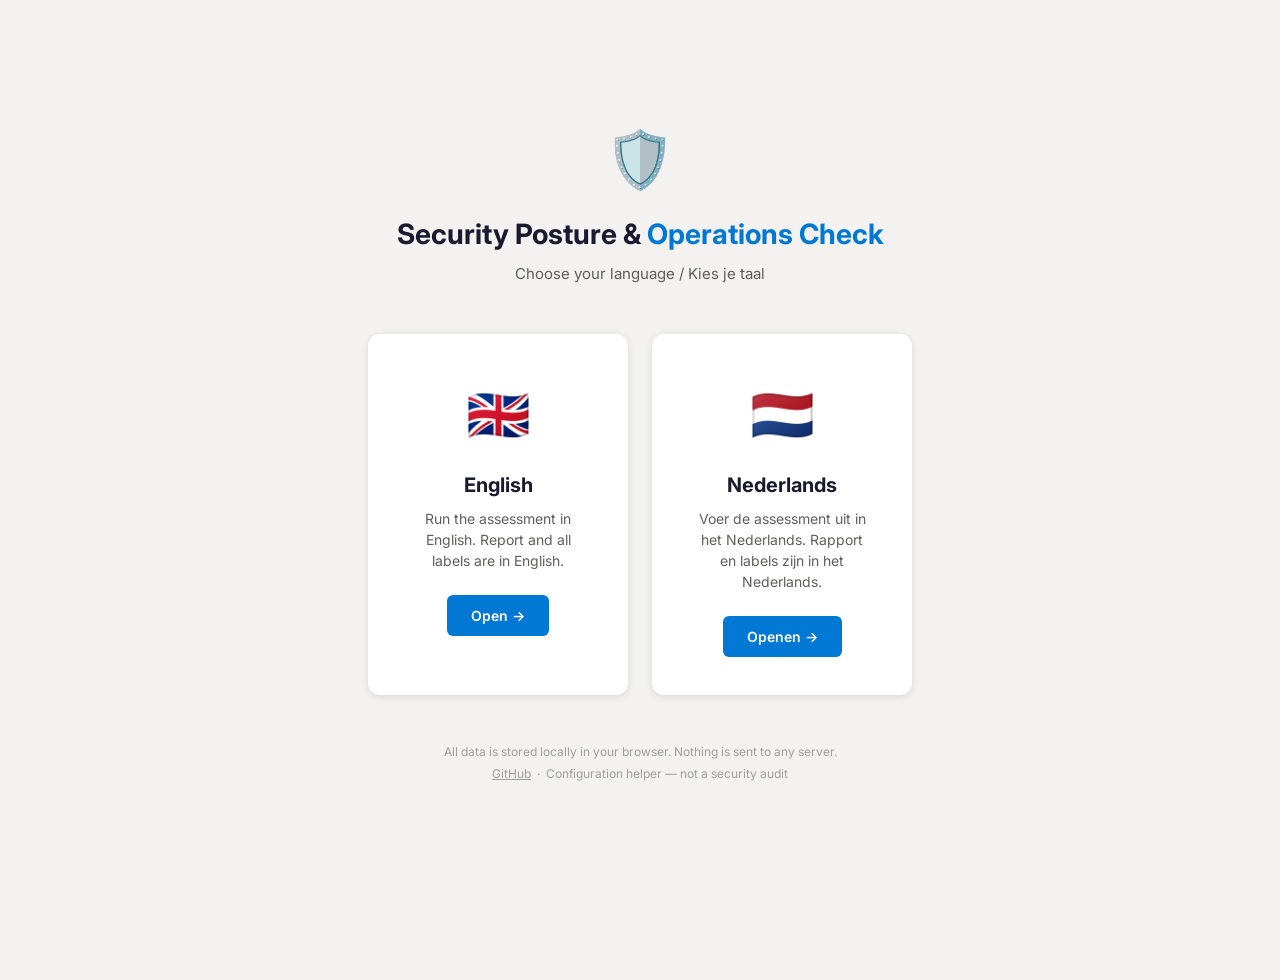
<file: index.html>
<!DOCTYPE html>
<html lang="en">
<head>
    <meta charset="UTF-8">
    <meta name="viewport" content="width=device-width, initial-scale=1.0">
    <title>Security Posture &amp; Operations Check</title>
    <link rel="stylesheet" href="styles.css">
    <link href="https://fonts.googleapis.com/css2?family=Inter:wght@300;400;500;600;700&display=swap" rel="stylesheet">
    <style>
        .lang-page {
            min-height: 100vh;
            display: flex;
            flex-direction: column;
            align-items: center;
            justify-content: center;
            padding: 40px 24px;
            background: var(--bg-light, #f3f2f1);
        }
        .lang-header {
            text-align: center;
            margin-bottom: 48px;
        }
        .lang-header .hero-sun {
            font-size: 56px;
            margin-bottom: 12px;
        }
        .lang-header h1 {
            font-size: 28px;
            font-weight: 700;
            color: #1a1a2e;
            margin: 0 0 8px;
        }
        .lang-header h1 .accent {
            color: #0078d4;
        }
        .lang-header p {
            color: #605e5c;
            font-size: 15px;
            margin: 0;
        }
        .lang-cards {
            display: flex;
            gap: 24px;
            flex-wrap: wrap;
            justify-content: center;
        }
        .lang-card {
            background: #fff;
            border-radius: 12px;
            box-shadow: 0 2px 8px rgba(0,0,0,0.10);
            padding: 40px 40px 36px;
            width: 260px;
            text-align: center;
            text-decoration: none;
            color: inherit;
            border: 2px solid transparent;
            transition: border-color 0.15s, box-shadow 0.15s, transform 0.15s;
            cursor: pointer;
        }
        .lang-card:hover {
            border-color: #0078d4;
            box-shadow: 0 4px 18px rgba(0,120,212,0.18);
            transform: translateY(-3px);
        }
        .lang-card .flag {
            font-size: 52px;
            display: block;
            margin-bottom: 16px;
        }
        .lang-card h2 {
            font-size: 20px;
            font-weight: 700;
            margin: 0 0 8px;
            color: #1a1a2e;
        }
        .lang-card p {
            font-size: 14px;
            color: #605e5c;
            margin: 0 0 24px;
            line-height: 1.5;
        }
        .lang-card .lang-btn {
            display: inline-block;
            background: #0078d4;
            color: #fff;
            font-size: 14px;
            font-weight: 600;
            padding: 10px 24px;
            border-radius: 6px;
            text-decoration: none;
            transition: background 0.15s;
        }
        .lang-card:hover .lang-btn {
            background: #106ebe;
        }
        .lang-footer {
            margin-top: 48px;
            font-size: 12px;
            color: #a19f9d;
            text-align: center;
        }
        .lang-footer a {
            color: #a19f9d;
        }
    </style>
</head>
<body>
    <div class="lang-page">
        <div class="lang-header">
            <div class="hero-sun">🛡️</div>
            <h1>Security Posture &amp; <span class="accent">Operations Check</span></h1>
            <p>Choose your language / Kies je taal</p>
        </div>

        <div class="lang-cards">
            <a class="lang-card" href="index-en.html">
                <span class="flag">🇬🇧</span>
                <h2>English</h2>
                <p>Run the assessment in English. Report and all labels are in English.</p>
                <span class="lang-btn">Open →</span>
            </a>
            <a class="lang-card" href="index-nl.html">
                <span class="flag">🇳🇱</span>
                <h2>Nederlands</h2>
                <p>Voer de assessment uit in het Nederlands. Rapport en labels zijn in het Nederlands.</p>
                <span class="lang-btn">Openen →</span>
            </a>
        </div>

        <div class="lang-footer">
            <p>All data is stored locally in your browser. Nothing is sent to any server.</p>
            <p style="margin-top:4px">
                <a href="https://github.com/rbaar/mdc-sentinel-check" target="_blank" rel="noopener noreferrer">GitHub</a>
                &nbsp;·&nbsp;
                Configuration helper — not a security audit
            </p>
        </div>
    </div>
</body>
</html>
</file>
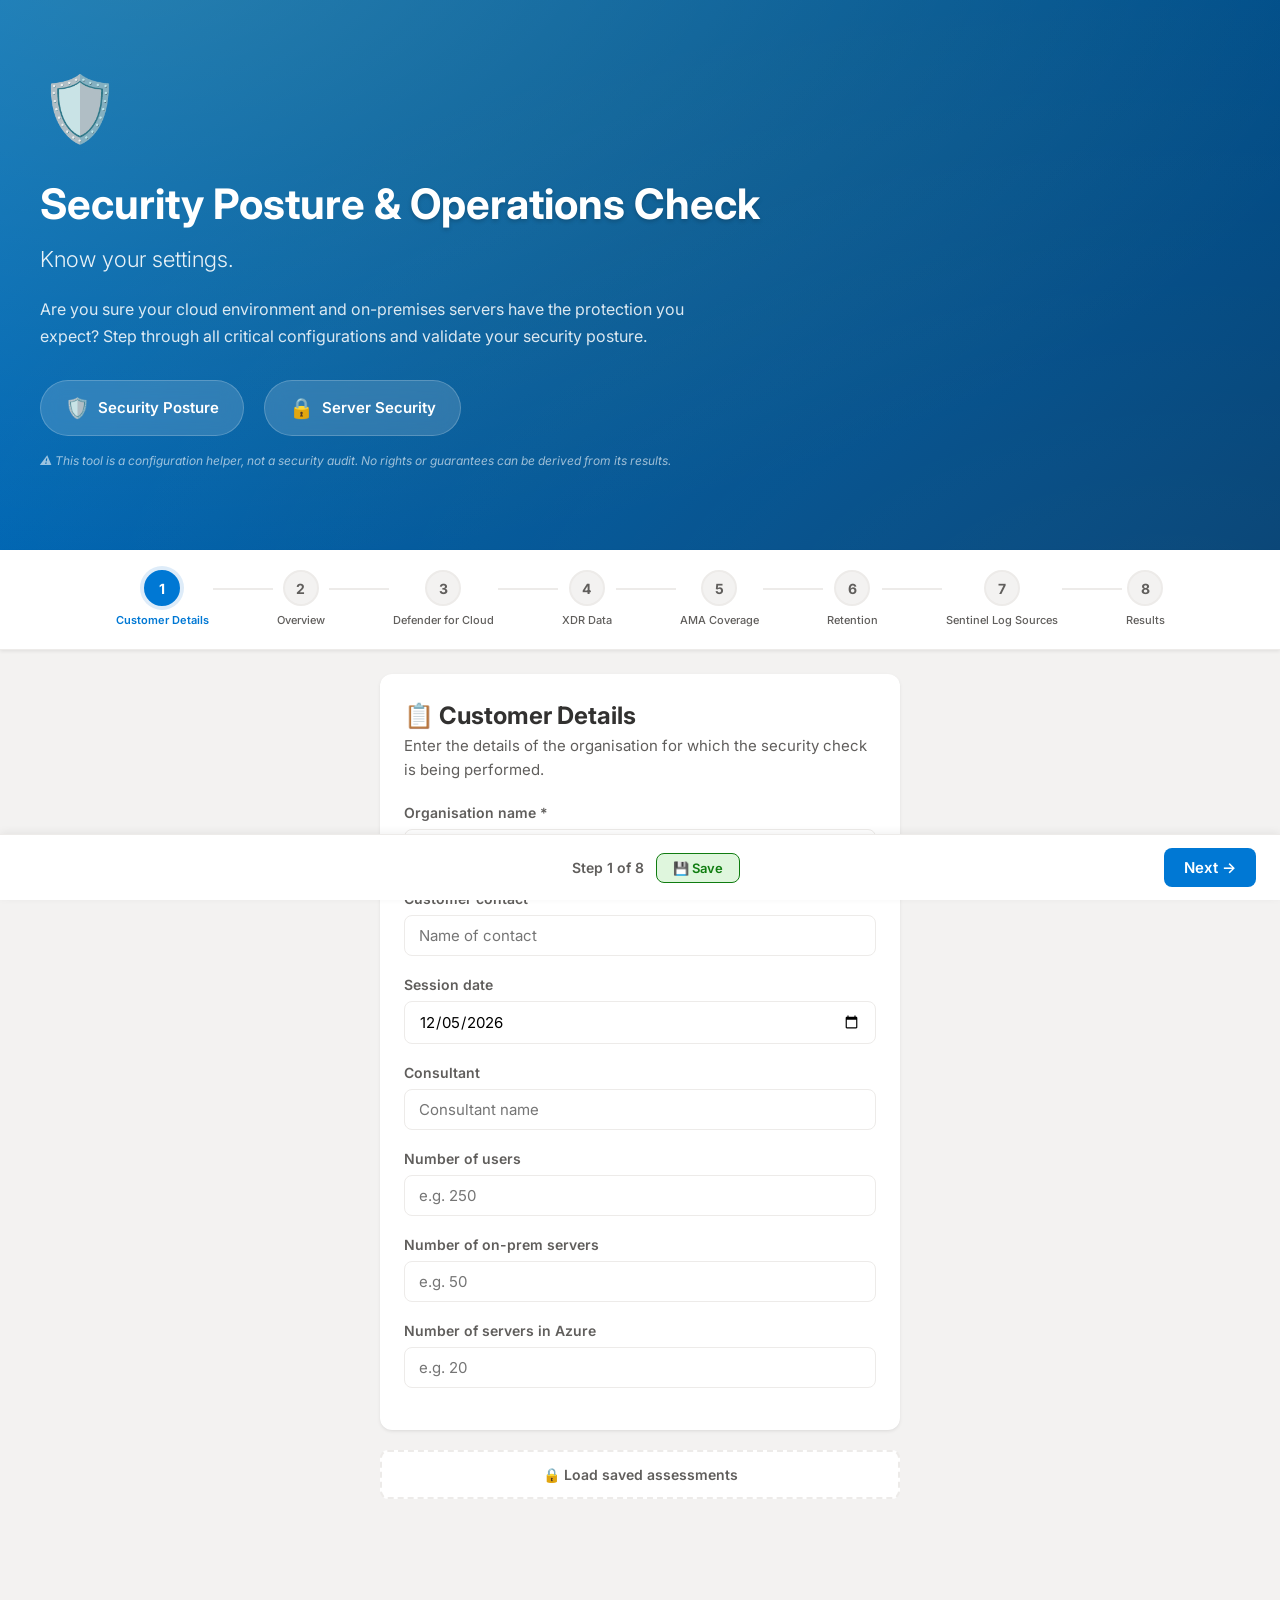
<file: index-en.html>
<!DOCTYPE html>
<html lang="en">
<head>
    <meta charset="UTF-8">
    <meta name="viewport" content="width=device-width, initial-scale=1.0">
    <title>Security Posture &amp; Operations Check</title>
    <link rel="stylesheet" href="styles.css">
    <link href="https://fonts.googleapis.com/css2?family=Segoe+UI:wght@300;400;600;700&family=Inter:wght@300;400;500;600;700&display=swap" rel="stylesheet">
</head>
<body>

    <!-- Hero Banner -->
    <div class="hero">
        <div class="hero-layout">
            <div class="hero-text">
                <div class="hero-sun">🛡️</div>
                <h1>Security Posture &amp; <span class="accent">Operations Check</span></h1>
                <p class="tagline">Know your settings.</p>
                <p class="hero-desc">
                    Are you sure your cloud environment and on-premises servers have the protection 
                    you expect? Step through all critical configurations and validate your security posture.
                </p>
                <div class="hero-badges">
                    <div class="badge"><span class="badge-icon">🛡️</span> Security Posture</div>
                    <div class="badge"><span class="badge-icon">🔒</span> Server Security</div>
                </div>
                <p class="hero-disclaimer">⚠️ This tool is a configuration helper, not a security audit. No rights or guarantees can be derived from its results.</p>
            </div>
        </div>
    </div>

    <!-- Stepper Navigation -->
    <nav class="stepper" id="stepper">
        <div class="stepper-track">
            <div class="step active" data-step="1" onclick="goToStep(1)">
                <div class="step-circle">1</div>
                <div class="step-label">Customer Details</div>
            </div>
            <div class="step-line"></div>
            <div class="step" data-step="2" onclick="goToStep(2)">
                <div class="step-circle">2</div>
                <div class="step-label">Overview</div>
            </div>
            <div class="step-line"></div>
            <div class="step" data-step="3" onclick="goToStep(3)">
                <div class="step-circle">3</div>
                <div class="step-label">Defender for Cloud</div>
            </div>
            <div class="step-line"></div>
            <div class="step" data-step="4" onclick="goToStep(4)">
                <div class="step-circle">4</div>
                <div class="step-label">XDR Data</div>
            </div>
            <div class="step-line"></div>
            <div class="step" data-step="5" onclick="goToStep(5)">
                <div class="step-circle">5</div>
                <div class="step-label">AMA Coverage</div>
            </div>
            <div class="step-line"></div>
            <div class="step" data-step="6" onclick="goToStep(6)">
                <div class="step-circle">6</div>
                <div class="step-label">Retention</div>
            </div>
            <div class="step-line"></div>
            <div class="step" data-step="7" onclick="goToStep(7)">
                <div class="step-circle">7</div>
                <div class="step-label">Sentinel Log Sources</div>
            </div>
            <div class="step-line"></div>
            <div class="step" data-step="8" onclick="goToStep(8)">
                <div class="step-circle">8</div>
                <div class="step-label">Results</div>
            </div>
        </div>
    </nav>

    <!-- Main Content Area -->
    <main class="main-content">

        <!-- Step 1: Customer Details -->
        <section id="step-1" class="step-panel active">
            <div class="step-container narrow">
                <div class="card">
                    <h2>📋 Customer Details</h2>
                    <p class="section-desc">Enter the details of the organisation for which the security check is being performed.</p>
                    <div class="form-group">
                        <label for="customerName">Organisation name *</label>
                        <input type="text" id="customerName" placeholder="Name of the organisation" required>
                    </div>
                    <div class="form-group">
                        <label for="customerContact">Customer contact</label>
                        <input type="text" id="customerContact" placeholder="Name of contact">
                    </div>
                    <div class="form-group">
                        <label for="sessionDate">Session date</label>
                        <input type="date" id="sessionDate">
                    </div>
                    <div class="form-group">
                        <label for="consultant">Consultant</label>
                        <input type="text" id="consultant" placeholder="Consultant name">
                    </div>
                    <div class="form-group">
                        <label for="numUsers">Number of users</label>
                        <input type="number" id="numUsers" placeholder="e.g. 250" min="0">
                    </div>
                    <div class="form-group">
                        <label for="numOnpremServers">Number of on-prem servers</label>
                        <input type="number" id="numOnpremServers" placeholder="e.g. 50" min="0">
                    </div>
                    <div class="form-group">
                        <label for="numAzureServers">Number of servers in Azure</label>
                        <input type="number" id="numAzureServers" placeholder="e.g. 20" min="0">
                    </div>
                </div>

                <!-- Saved Assessments (hidden by default) -->
                <button class="btn btn-secondary btn-consultant-toggle" onclick="toggleSavedPanel()">🔒 Load saved assessments</button>
                <div class="card saved-panel-hidden" id="saved-assessments-card">
                    <div class="saved-panel-header">
                        <h2>📂 Saved assessments</h2>
                        <button class="btn btn-small btn-secondary" onclick="toggleSavedPanel()">Hide</button>
                    </div>
                    <p class="section-desc">Continue with a previously saved assessment, or start a new check.</p>
                    <div id="saved-list" class="saved-list">
                        <p class="saved-empty">No saved assessments found.</p>
                    </div>
                </div>
            </div>
        </section>

        <!-- Step 2: Overview -->
        <section id="step-2" class="step-panel">
            <div class="step-container">
                <div class="card">
                    <h2>📊 Overview</h2>
                    <p class="section-desc">Click on a topic to go directly to that check, or step through the wizard one by one.</p>
                </div>

                <div class="overview-grid">
                    <div class="overview-card" onclick="goToStep(3)">
                        <div class="scope-toggle" data-section="defender" onclick="toggleScope(event, 'defender')" title="Click to change scope"></div>
                        <div class="overview-icon">🛡️</div>
                        <h3>Defender for Cloud</h3>
                        <p>Security coverage, CSPM, workload protection and secure score.</p>
                        <div class="overview-progress" id="overview-progress-defender">
                            <div class="overview-bar"><div class="overview-bar-fill" style="width:0%"></div></div>
                            <span class="overview-count">0/0</span>
                        </div>
                    </div>
                    <div class="overview-card" onclick="goToStep(4)">
                        <div class="scope-toggle" data-section="xdr" onclick="toggleScope(event, 'xdr')" title="Click to change scope"></div>
                        <div class="overview-icon">⚔️</div>
                        <h3>XDR Data</h3>
                        <p>Defender XDR data connectors, incidents and signals in Sentinel.</p>
                        <div class="overview-progress" id="overview-progress-xdr">
                            <div class="overview-bar"><div class="overview-bar-fill" style="width:0%"></div></div>
                            <span class="overview-count">0/0</span>
                        </div>
                    </div>
                    <div class="overview-card" onclick="goToStep(5)">
                        <div class="scope-toggle" data-section="ama" onclick="toggleScope(event, 'ama')" title="Click to change scope"></div>
                        <div class="overview-icon">📡</div>
                        <h3>AMA Coverage</h3>
                        <p>Azure Monitor Agent coverage on servers, data collection rules.</p>
                        <div class="overview-progress" id="overview-progress-ama">
                            <div class="overview-bar"><div class="overview-bar-fill" style="width:0%"></div></div>
                            <span class="overview-count">0/0</span>
                        </div>
                    </div>
                    <div class="overview-card" onclick="goToStep(6)">
                        <div class="scope-toggle" data-section="retentie" onclick="toggleScope(event, 'retentie')" title="Click to change scope"></div>
                        <div class="overview-icon">🕐</div>
                        <h3>Retention</h3>
                        <p>Log retention settings, storage duration and compliance requirements.</p>
                        <div class="overview-progress" id="overview-progress-retentie">
                            <div class="overview-bar"><div class="overview-bar-fill" style="width:0%"></div></div>
                            <span class="overview-count">0/0</span>
                        </div>
                    </div>
                    <div class="overview-card" onclick="goToStep(7)">
                        <div class="scope-toggle" data-section="logbronnen" onclick="toggleScope(event, 'logbronnen')" title="Click to change scope"></div>
                        <div class="overview-icon">🔌</div>
                        <h3>Sentinel Log Sources</h3>
                        <p>Data connectors, log ingestion and source visibility.</p>
                        <div class="overview-progress" id="overview-progress-logbronnen">
                            <div class="overview-bar"><div class="overview-bar-fill" style="width:0%"></div></div>
                            <span class="overview-count">0/0</span>
                        </div>
                    </div>
                </div>
            </div>
        </section>

        <!-- Step 3: Defender for Cloud -->
        <section id="step-3" class="step-panel">
            <div class="step-container">
                <div class="oos-banner" id="oos-banner-defender" style="display:none">⛔ This section is marked as <strong>Out of Scope</strong> in the overview</div>
                <div class="section-intro card">
                    <h2>🛡️ Defender for Cloud</h2>
                    <p>Together we review the current security coverage in Azure and on on-premises servers. We verify that all desired Defender protection measures are actually active.</p>
                    <div class="info-box">
                        <strong>💡 Tip:</strong> In practice we often see that environments "appear protected", but essential components are missing or work differently than expected.
                    </div>
                    <div class="info-box info-box-resource">
                        <strong>📊 Coverage overview:</strong> For a visual overview of Defender for Cloud coverage you can use the built-in <strong>Coverage workbook</strong> in Defender for Cloud (via Workbooks → Coverage), or the community build version on GitHub:
                        <a href="https://github.com/rbaar/CloudCoverageWorkbook" target="_blank" rel="noopener noreferrer">github.com/rbaar/CloudCoverageWorkbook</a>
                    </div>
                    <div class="general-notes">
                        <label for="defender-general-notes"><strong>📝 General notes</strong></label>
                        <textarea id="defender-general-notes" rows="3" placeholder="General remarks about the Defender for Cloud environment..." oninput="updateSectionNote('defender', this.value)"></textarea>
                    </div>
                </div>

                <div class="category-group">
                    <div class="category-header" onclick="toggleCategory('def-access')">
                        <span class="category-icon">🔑</span>
                        <h3>Access &amp; Permissions</h3>
                        <span id="cat-count-def-access" class="category-count"></span>
                        <span class="chevron">▾</span>
                    </div>
                    <div id="cat-def-access" class="category-items expanded"></div>
                </div>

                <div class="category-group">
                    <div class="category-header" onclick="toggleCategory('def-coverage')">
                        <span class="category-icon">📊</span>
                        <h3>Security Coverage &amp; Plans</h3>
                        <span id="cat-count-def-coverage" class="category-count"></span>
                        <span class="chevron">▾</span>
                    </div>
                    <div id="cat-def-coverage" class="category-items expanded"></div>
                </div>

                <div class="category-group">
                    <div class="category-header" onclick="toggleCategory('def-cspm')">
                        <span class="category-icon">🔍</span>
                        <h3>Cloud Security Posture Management (CSPM)</h3>
                        <span id="cat-count-def-cspm" class="category-count"></span>
                        <span class="chevron">▾</span>
                    </div>
                    <div id="cat-def-cspm" class="category-items expanded"></div>
                </div>

                <div class="category-group" id="section-def-cspm-config">
                    <div class="category-header" onclick="toggleCategory('def-cspm-config')">
                        <span class="category-icon">⚙️</span>
                        <h3>Defender CSPM Configuration</h3>
                        <span id="cat-count-def-cspm-config" class="category-count"></span>
                        <span class="chevron">▾</span>
                    </div>
                    <div id="cat-def-cspm-config" class="category-items expanded"></div>
                </div>

                <div class="category-group" id="section-def-ai-config">
                    <div class="category-header" onclick="toggleCategory('def-ai-config')">
                        <span class="category-icon">🤖</span>
                        <h3>AI Services Configuration</h3>
                        <span id="cat-count-def-ai-config" class="category-count"></span>
                        <span class="chevron">▾</span>
                    </div>
                    <div id="cat-def-ai-config" class="category-items expanded"></div>
                </div>

                <div class="category-group" id="section-def-storage-config">
                    <div class="category-header" onclick="toggleCategory('def-storage-config')">
                        <span class="category-icon">📦</span>
                        <h3>Defender for Storage Configuration</h3>
                        <span id="cat-count-def-storage-config" class="category-count"></span>
                        <span class="chevron">▾</span>
                    </div>
                    <div id="cat-def-storage-config" class="category-items expanded"></div>
                </div>

                <div class="category-group" id="section-def-servers-config">
                    <div class="category-header" onclick="toggleCategory('def-servers-config')">
                        <span class="category-icon">🖥️</span>
                        <h3>Defender for Servers Configuration</h3>
                        <span id="cat-count-def-servers-config" class="category-count"></span>
                        <span class="chevron">▾</span>
                    </div>
                    <div id="cat-def-servers-config" class="category-items expanded"></div>
                </div>

                <div class="category-group">
                    <div class="category-header" onclick="toggleCategory('def-verdict')">
                        <span class="category-icon">📋</span>
                        <h3>Assessment</h3>
                        <span id="cat-count-def-verdict" class="category-count"></span>
                        <span class="chevron">▾</span>
                    </div>
                    <div id="cat-def-verdict" class="category-items expanded"></div>
                </div>
            </div>
        </section>

        <!-- Step 4: XDR Data -->
        <section id="step-4" class="step-panel">
            <div class="step-container">
                <div class="oos-banner" id="oos-banner-xdr" style="display:none">⛔ This section is marked as <strong>Out of Scope</strong> in the overview</div>
                <div class="section-intro card">
                    <h2>⚔️ XDR Data</h2>
                    <p>Check that all Defender XDR signals are correctly forwarded to Sentinel and that incidents are arriving properly.</p>
                    <div class="info-box">
                        <strong>💡 Tip:</strong> Are signals from Defender for Endpoint, Identity, Office 365 and Cloud Apps arriving correctly in Sentinel?
                    </div>
                    <div class="general-notes">
                        <label for="xdr-general-notes"><strong>📝 General notes</strong></label>
                        <textarea id="xdr-general-notes" rows="3" placeholder="General remarks about XDR Data..." oninput="updateSectionNote('xdr', this.value)"></textarea>
                    </div>
                </div>

                <div class="category-group">
                    <div class="category-header" onclick="toggleCategory('xdr-intake')">
                        <span class="category-icon">⚡</span>
                        <h3>Setup</h3>
                        <span id="cat-count-xdr-intake" class="category-count"></span>
                        <span class="chevron">▾</span>
                    </div>
                    <div id="cat-xdr-intake" class="category-items expanded"></div>
                </div>

                <div class="category-group" id="section-xdr-datalake">
                    <div class="category-header" onclick="toggleCategory('xdr-datalake')">
                        <span class="category-icon">🗄️</span>
                        <h3>Data Lake</h3>
                        <span id="cat-count-xdr-datalake" class="category-count"></span>
                        <span class="chevron">▾</span>
                    </div>
                    <div id="cat-xdr-datalake" class="category-items expanded"></div>
                </div>

                <div class="category-group" id="section-xdr-sentinel" style="display:none">
                    <div class="category-header" onclick="toggleCategory('xdr-sentinel')">
                        <span class="category-icon">📡</span>
                        <h3>XDR Data to Sentinel</h3>
                        <span id="cat-count-xdr-sentinel" class="category-count"></span>
                        <span class="chevron">▾</span>
                    </div>
                    <div id="cat-xdr-sentinel" class="category-items expanded"></div>
                </div>

                <div class="category-group">
                    <div class="category-header" onclick="toggleCategory('xdr-verdict')">
                        <span class="category-icon">📋</span>
                        <h3>Assessment</h3>
                        <span id="cat-count-xdr-verdict" class="category-count"></span>
                        <span class="chevron">▾</span>
                    </div>
                    <div id="cat-xdr-verdict" class="category-items expanded"></div>
                </div>
            </div>
        </section>

        <!-- Step 5: AMA Coverage -->
        <section id="step-5" class="step-panel">
            <div class="step-container">
                <div class="oos-banner" id="oos-banner-ama" style="display:none">⛔ This section is marked as <strong>Out of Scope</strong> in the overview</div>
                <div class="section-intro card">
                    <h2>📡 AMA Coverage</h2>
                    <p>Check that the Azure Monitor Agent (AMA) is correctly deployed on all servers and that data collection rules are properly configured.</p>
                    <div class="info-box">
                        <strong>💡 Tip:</strong> AMA is the successor to the Legacy Log Analytics Agent (MMA). Check that the migration has been fully completed.
                        <br><br>📊 <a href="https://github.com/mathijsvermaat/Defender-AMA-coverage" target="_blank" rel="noopener noreferrer">Coverage Workbook on GitHub</a>
                    </div>
                    <div class="general-notes">
                        <label for="ama-general-notes"><strong>📝 General notes</strong></label>
                        <textarea id="ama-general-notes" rows="3" placeholder="General remarks about AMA Coverage..." oninput="updateSectionNote('ama', this.value)"></textarea>
                    </div>
                </div>

                <div class="category-group">
                    <div class="category-header" onclick="toggleCategory('ama-intake')">
                        <span class="category-icon">💻</span>
                        <h3>Setup</h3>
                        <span id="cat-count-ama-intake" class="category-count"></span>
                        <span class="chevron">▾</span>
                    </div>
                    <div id="cat-ama-intake" class="category-items expanded"></div>
                </div>

                <div class="category-group">
                    <div class="category-header" onclick="toggleCategory('ama-verdict')">
                        <span class="category-icon">📋</span>
                        <h3>Assessment</h3>
                        <span id="cat-count-ama-verdict" class="category-count"></span>
                        <span class="chevron">▾</span>
                    </div>
                    <div id="cat-ama-verdict" class="category-items expanded"></div>
                </div>
            </div>
        </section>

        <!-- Step 6: Retention -->
        <section id="step-6" class="step-panel">
            <div class="step-container">
                <div class="oos-banner" id="oos-banner-retentie" style="display:none">⛔ This section is marked as <strong>Out of Scope</strong> in the overview</div>
                <div class="section-intro card">
                    <h2>🕐 Retention</h2>
                    <p>Check that the retention settings for logs and tables align with organisational requirements and compliance obligations.</p>
                    <div class="info-box">
                        <strong>💡 Tip:</strong> Default retention is 90 days. For incident analysis and compliance this is often insufficient. Check that critical tables have longer retention.
                    </div>
                    <div class="general-notes">
                        <label for="retentie-general-notes"><strong>📝 General notes</strong></label>
                        <textarea id="retentie-general-notes" rows="3" placeholder="General remarks about Retention..." oninput="updateSectionNote('retentie', this.value)"></textarea>
                    </div>
                </div>

                <div class="category-group">
                    <div class="category-header" onclick="toggleCategory('ret-intake')">
                        <span class="category-icon">📋</span>
                        <h3>Retention Policy</h3>
                        <span id="cat-count-ret-intake" class="category-count"></span>
                        <span class="chevron">▾</span>
                    </div>
                    <div id="cat-ret-intake" class="category-items expanded"></div>
                </div>

                <div class="category-group" id="section-ret-policy" style="display:none">
                    <div class="category-header" onclick="toggleCategory('ret-policy')">
                        <span class="category-icon">⏱️</span>
                        <h3>Retention Periods</h3>
                        <span id="cat-count-ret-policy" class="category-count"></span>
                        <span class="chevron">▾</span>
                    </div>
                    <div id="cat-ret-policy" class="category-items expanded"></div>
                </div>

                <div class="category-group">
                    <div class="category-header" onclick="toggleCategory('ret-check')">
                        <span class="category-icon">✅</span>
                        <h3>Retention Check</h3>
                        <span id="cat-count-ret-check" class="category-count"></span>
                        <span class="chevron">▾</span>
                    </div>
                    <div id="cat-ret-check" class="category-items expanded"></div>
                </div>

                <div class="category-group" id="section-ret-xdr">
                    <div class="category-header" onclick="toggleCategory('ret-xdr')">
                        <span class="category-icon">⏱️</span>
                        <h3>XDR Data Retention</h3>
                        <span id="cat-count-ret-xdr" class="category-count"></span>
                        <span class="chevron">▾</span>
                    </div>
                    <div id="cat-ret-xdr" class="category-items expanded"></div>
                </div>

                <div class="category-group">
                    <div class="category-header" onclick="toggleCategory('ret-verdict')">
                        <span class="category-icon">📋</span>
                        <h3>Assessment</h3>
                        <span id="cat-count-ret-verdict" class="category-count"></span>
                        <span class="chevron">▾</span>
                    </div>
                    <div id="cat-ret-verdict" class="category-items expanded"></div>
                </div>
            </div>
        </section>

        <!-- Step 7: Sentinel Log Sources -->
        <section id="step-7" class="step-panel">
            <div class="step-container">
                <div class="oos-banner" id="oos-banner-logbronnen" style="display:none">⛔ This section is marked as <strong>Out of Scope</strong> in the overview</div>
                <div class="section-intro card">
                    <h2>🔌 Sentinel Log Sources</h2>
                    <p>Review Sentinel connector coverage against the tiered maturity model and confirm that the critical sources for this customer are visible.</p>
                    <div class="info-box">
                        <strong>💡 Tip:</strong> Start with Tier 1, then expand to Tier 2 and Tier 3 based on risk, platform usage and detection goals.
                        <br><br>This section is based on Mathijs' Sentinel Maturity repository. For more background, scope and connector guidance, review the full GitHub repository.
                        <br><br>📊 <a href="https://github.com/mathijsvermaat/Sentinel-Maturity" target="_blank" rel="noopener noreferrer">Sentinel Maturity Model on GitHub</a>
                    </div>
                    <div class="general-notes">
                        <label for="logbronnen-general-notes"><strong>📝 General notes</strong></label>
                        <textarea id="logbronnen-general-notes" rows="3" placeholder="General remarks about Sentinel Log Sources..." oninput="updateSectionNote('logbronnen', this.value)"></textarea>
                    </div>
                </div>

                <div class="category-group">
                    <div class="category-header" onclick="toggleCategory('log-tier1')">
                        <span class="category-icon">⭐</span>
                        <h3>Tier 1 - Foundational / Essential Connectors</h3>
                        <span id="cat-count-log-tier1" class="category-count"></span>
                        <span class="chevron">▾</span>
                    </div>
                    <div id="cat-log-tier1" class="category-items expanded"></div>
                </div>

                <div class="category-group" id="catgroup-log-tier2">
                    <div class="category-header" onclick="toggleCategory('log-tier2')">
                        <span class="category-icon">🔷</span>
                        <h3>Tier 2 - Extended Visibility</h3>
                        <span id="cat-count-log-tier2" class="category-count"></span>
                        <span class="chevron">▾</span>
                    </div>
                    <div class="cat-scope-bar" id="cat-scope-bar-log-tier2">
                        <button class="cat-scope-btn" id="cat-scope-btn-log-tier2" onclick="toggleCatScope('log-tier2')" title="Mark as out of scope">⛔ Out of scope for now</button>
                        <button class="followup-btn" id="cat-followup-btn-log-tier2" onclick="toggleCatFollowup('log-tier2')" title="Mark for follow-up session">🔄 Follow-up session</button>
                    </div>
                    <div id="cat-log-tier2" class="category-items expanded"></div>
                </div>

                <div class="category-group" id="catgroup-log-tier3">
                    <div class="category-header" onclick="toggleCategory('log-tier3')">
                        <span class="category-icon">🔶</span>
                        <h3>Tier 3 - Advanced / Specialised</h3>
                        <span id="cat-count-log-tier3" class="category-count"></span>
                        <span class="chevron">▾</span>
                    </div>
                    <div class="cat-scope-bar" id="cat-scope-bar-log-tier3">
                        <button class="cat-scope-btn" id="cat-scope-btn-log-tier3" onclick="toggleCatScope('log-tier3')" title="Mark as out of scope">⛔ Out of scope for now</button>
                        <button class="followup-btn" id="cat-followup-btn-log-tier3" onclick="toggleCatFollowup('log-tier3')" title="Mark for follow-up session">🔄 Follow-up session</button>
                    </div>
                    <div id="cat-log-tier3" class="category-items expanded"></div>
                </div>

                <div class="category-group">
                    <div class="category-header" onclick="toggleCategory('log-analytics')">
                        <span class="category-icon">🎯</span>
                        <h3>Analytics Rules &amp; Workbooks</h3>
                        <span id="cat-count-log-analytics" class="category-count"></span>
                        <span class="chevron">▾</span>
                    </div>
                    <div id="cat-log-analytics" class="category-items expanded"></div>
                </div>

                <div class="category-group">
                    <div class="category-header" onclick="toggleCategory('log-verdict')">
                        <span class="category-icon">📋</span>
                        <h3>Assessment</h3>
                        <span id="cat-count-log-verdict" class="category-count"></span>
                        <span class="chevron">▾</span>
                    </div>
                    <div id="cat-log-verdict" class="category-items expanded"></div>
                </div>
            </div>
        </section>

        <!-- Step 8: Results -->
        <section id="step-8" class="step-panel">
            <div class="step-container">
                <div class="section-intro card">
                    <h2>📝 Results &amp; Findings</h2>
                    <p>Document the key findings, action items and improvements from the session.</p>
                </div>

                <!-- Result Summary -->
                <div class="card" style="margin-bottom: 24px;">
                    <h3>📊 Overview per section</h3>
                    <div id="result-summary-grid" class="result-summary-grid"></div>
                </div>

                <div class="notes-grid">
                    <div class="card notes-card">
                        <h3>🟢 Positive findings</h3>
                        <p class="notes-hint">What is properly configured?</p>
                        <textarea id="notes-positive" rows="6" placeholder="E.g.: Defender for Servers P2 active on all production servers..."></textarea>
                    </div>
                    <div class="card notes-card">
                        <h3>🟡 Points of attention</h3>
                        <p class="notes-hint">What deserves attention but is not critical?</p>
                        <textarea id="notes-attention" rows="6" placeholder="E.g.: Retention on some tables only 30 days..."></textarea>
                    </div>
                    <div class="card notes-card">
                        <h3>🔴 Critical findings</h3>
                        <p class="notes-hint">What needs to be addressed as soon as possible?</p>
                        <textarea id="notes-critical" rows="6" placeholder="E.g.: No Defender coverage on dev/test environment..."></textarea>
                    </div>
                    <div class="card notes-card notes-card-full">
                        <h3>📌 Action items &amp; Next steps</h3>
                        <p class="notes-hint">Concrete follow-up actions with priority</p>
                        <textarea id="notes-actions" rows="8" placeholder="1. [HIGH] ...&#10;2. [MEDIUM] ...&#10;3. [LOW] ..."></textarea>
                    </div>
                </div>

                <div style="text-align: center; margin-top: 24px;">
                    <button class="btn btn-primary btn-large" onclick="generateReport()" style="max-width: 400px;">
                        📄 Generate Report
                    </button>
                </div>
            </div>
        </section>

    </main>

    <!-- Step Navigation Buttons -->
    <div class="step-nav" id="stepNav">
        <button class="btn btn-secondary" id="btnPrev" onclick="prevStep()">← Previous</button>
        <div class="step-nav-center">
            <span class="step-indicator" id="stepIndicator">Step 1 of 8</span>
            <button class="btn btn-save" id="btnSave" onclick="manualSave()" title="Save">💾 Save</button>
        </div>
        <button class="btn btn-primary" id="btnNext" onclick="nextStep()">Next →</button>
    </div>

    <!-- Report Screen (overlay) -->
    <div id="screen-report" class="screen">
        <header class="app-header">
            <div class="header-left">
                <span class="header-logo">🛡️</span>
                <h1>Report – Security Posture &amp; Operations Check</h1>
            </div>
            <div class="header-right">
                <button class="btn btn-secondary btn-small" onclick="closeReport()">← Back to check</button>
                <button class="btn btn-secondary btn-small" onclick="exportJSON()">📥 JSON</button>
                <button class="btn btn-secondary btn-small" onclick="exportExcel()">📊 Excel</button>
                <button class="btn btn-primary btn-small" onclick="printReport()">🖨️ Print / PDF</button>
            </div>
        </header>
        <div id="report-content" class="report-container"></div>
    </div>

    <script src="app-en.js"></script>
</body>
</html>
</file>
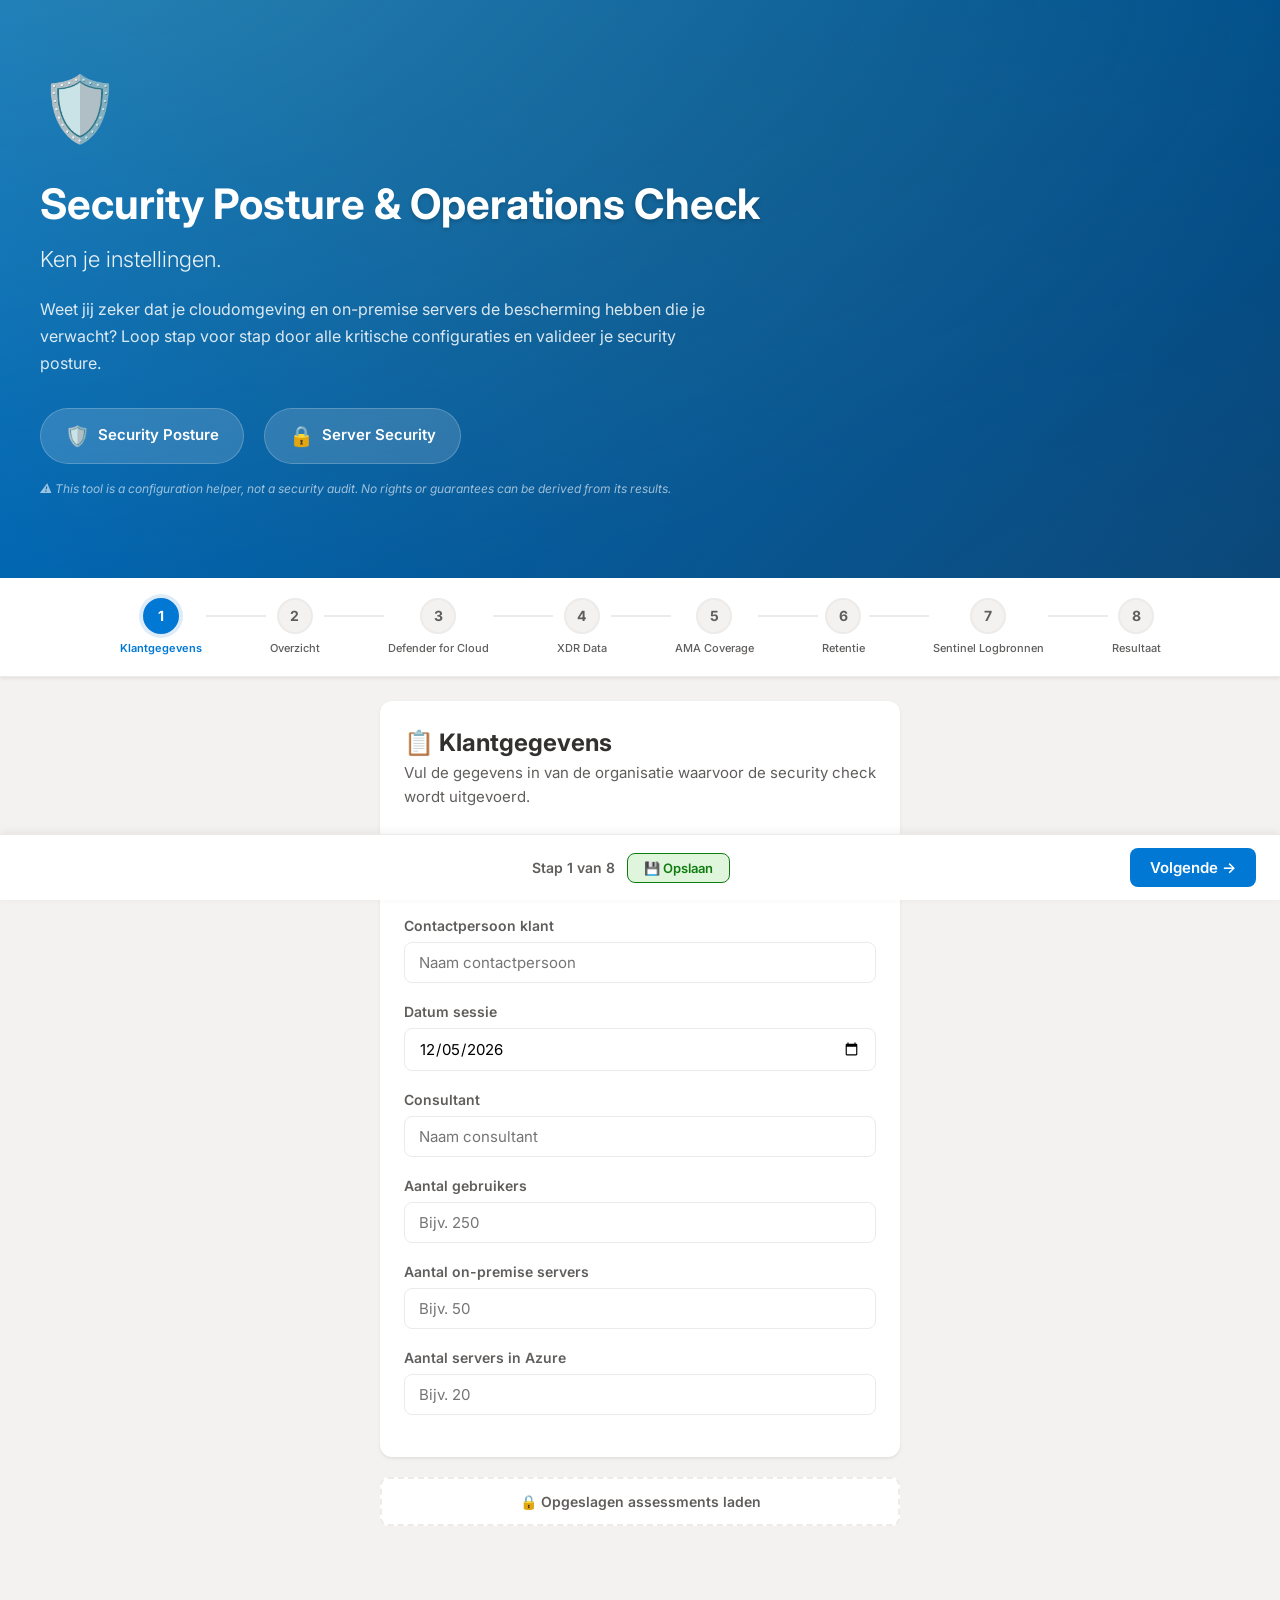
<file: index-nl.html>
<!DOCTYPE html>
<html lang="nl">
<head>
    <meta charset="UTF-8">
    <meta name="viewport" content="width=device-width, initial-scale=1.0">
    <title>Security Posture &amp; Operations Check</title>
    <link rel="stylesheet" href="styles.css">
    <link href="https://fonts.googleapis.com/css2?family=Segoe+UI:wght@300;400;600;700&family=Inter:wght@300;400;500;600;700&display=swap" rel="stylesheet">
</head>
<body>

    <!-- Hero Banner -->
    <div class="hero">
        <div class="hero-layout">
            <div class="hero-text">
                <div class="hero-sun">🛡️</div>
                <h1>Security Posture &amp; <span class="accent">Operations Check</span></h1>
                <p class="tagline">Ken je instellingen.</p>
                <p class="hero-desc">
                    Weet jij zeker dat je cloudomgeving en on-premise servers de bescherming 
                    hebben die je verwacht? Loop stap voor stap door alle kritische configuraties 
                    en valideer je security posture.
                </p>
                <div class="hero-badges">
                    <div class="badge"><span class="badge-icon">🛡️</span> Security Posture</div>
                    <div class="badge"><span class="badge-icon">🔒</span> Server Security</div>
                </div>
                <p class="hero-disclaimer">⚠️ This tool is a configuration helper, not a security audit. No rights or guarantees can be derived from its results.</p>
            </div>

        </div>
    </div>

    <!-- Stepper Navigation -->
    <nav class="stepper" id="stepper">
        <div class="stepper-track">
            <div class="step active" data-step="1" onclick="goToStep(1)">
                <div class="step-circle">1</div>
                <div class="step-label">Klantgegevens</div>
            </div>
            <div class="step-line"></div>
            <div class="step" data-step="2" onclick="goToStep(2)">
                <div class="step-circle">2</div>
                <div class="step-label">Overzicht</div>
            </div>
            <div class="step-line"></div>
            <div class="step" data-step="3" onclick="goToStep(3)">
                <div class="step-circle">3</div>
                <div class="step-label">Defender for Cloud</div>
            </div>
            <div class="step-line"></div>
            <div class="step" data-step="4" onclick="goToStep(4)">
                <div class="step-circle">4</div>
                <div class="step-label">XDR Data</div>
            </div>
            <div class="step-line"></div>
            <div class="step" data-step="5" onclick="goToStep(5)">
                <div class="step-circle">5</div>
                <div class="step-label">AMA Coverage</div>
            </div>
            <div class="step-line"></div>
            <div class="step" data-step="6" onclick="goToStep(6)">
                <div class="step-circle">6</div>
                <div class="step-label">Retentie</div>
            </div>
            <div class="step-line"></div>
            <div class="step" data-step="7" onclick="goToStep(7)">
                <div class="step-circle">7</div>
                <div class="step-label">Sentinel Logbronnen</div>
            </div>
            <div class="step-line"></div>
            <div class="step" data-step="8" onclick="goToStep(8)">
                <div class="step-circle">8</div>
                <div class="step-label">Resultaat</div>
            </div>
        </div>
    </nav>

    <!-- Main Content Area -->
    <main class="main-content">

        <!-- Step 1: Klantgegevens -->
        <section id="step-1" class="step-panel active">
            <div class="step-container narrow">
                <div class="card">
                    <h2>📋 Klantgegevens</h2>
                    <p class="section-desc">Vul de gegevens in van de organisatie waarvoor de security check wordt uitgevoerd.</p>
                    <div class="form-group">
                        <label for="customerName">Organisatienaam *</label>
                        <input type="text" id="customerName" placeholder="Naam van de organisatie" required>
                    </div>
                    <div class="form-group">
                        <label for="customerContact">Contactpersoon klant</label>
                        <input type="text" id="customerContact" placeholder="Naam contactpersoon">
                    </div>
                    <div class="form-group">
                        <label for="sessionDate">Datum sessie</label>
                        <input type="date" id="sessionDate">
                    </div>
                    <div class="form-group">
                        <label for="consultant">Consultant</label>
                        <input type="text" id="consultant" placeholder="Naam consultant">
                    </div>
                    <div class="form-group">
                        <label for="numUsers">Aantal gebruikers</label>
                        <input type="number" id="numUsers" placeholder="Bijv. 250" min="0">
                    </div>
                    <div class="form-group">
                        <label for="numOnpremServers">Aantal on-premise servers</label>
                        <input type="number" id="numOnpremServers" placeholder="Bijv. 50" min="0">
                    </div>
                    <div class="form-group">
                        <label for="numAzureServers">Aantal servers in Azure</label>
                        <input type="number" id="numAzureServers" placeholder="Bijv. 20" min="0">
                    </div>
                </div>

                <!-- Saved Assessments (hidden by default) -->
                <button class="btn btn-secondary btn-consultant-toggle" onclick="toggleSavedPanel()">🔒 Opgeslagen assessments laden</button>
                <div class="card saved-panel-hidden" id="saved-assessments-card">
                    <div class="saved-panel-header">
                        <h2>📂 Opgeslagen assessments</h2>
                        <button class="btn btn-small btn-secondary" onclick="toggleSavedPanel()">Verbergen</button>
                    </div>
                    <p class="section-desc">Ga verder met een eerder opgeslagen assessment, of start een nieuwe check.</p>
                    <div id="saved-list" class="saved-list">
                        <p class="saved-empty">Geen opgeslagen assessments gevonden.</p>
                    </div>
                </div>
            </div>
        </section>

        <!-- Step 2: Overzicht -->
        <section id="step-2" class="step-panel">
            <div class="step-container">
                <div class="card">
                    <h2>📊 Overzicht</h2>
                    <p class="section-desc">Klik op een onderwerp om direct naar de betreffende check te gaan, of loop stap voor stap door de wizard.</p>
                </div>

                <div class="overview-grid">
                    <div class="overview-card" onclick="goToStep(3)">
                        <div class="scope-toggle" data-section="defender" onclick="toggleScope(event, 'defender')" title="Klik om scope te wijzigen"></div>
                        <div class="overview-icon">🛡️</div>
                        <h3>Defender for Cloud</h3>
                        <p>Beveiligingsdekking, CSPM, workload protection en secure score.</p>
                        <div class="overview-progress" id="overview-progress-defender">
                            <div class="overview-bar"><div class="overview-bar-fill" style="width:0%"></div></div>
                            <span class="overview-count">0/0</span>
                        </div>
                    </div>
                    <div class="overview-card" onclick="goToStep(4)">
                        <div class="scope-toggle" data-section="xdr" onclick="toggleScope(event, 'xdr')" title="Klik om scope te wijzigen"></div>
                        <div class="overview-icon">⚔️</div>
                        <h3>XDR Data</h3>
                        <p>Defender XDR data connectors, incidenten en signalen in Sentinel.</p>
                        <div class="overview-progress" id="overview-progress-xdr">
                            <div class="overview-bar"><div class="overview-bar-fill" style="width:0%"></div></div>
                            <span class="overview-count">0/0</span>
                        </div>
                    </div>
                    <div class="overview-card" onclick="goToStep(5)">
                        <div class="scope-toggle" data-section="ama" onclick="toggleScope(event, 'ama')" title="Klik om scope te wijzigen"></div>
                        <div class="overview-icon">📡</div>
                        <h3>AMA Coverage</h3>
                        <p>Azure Monitor Agent dekking op servers, data collection rules.</p>
                        <div class="overview-progress" id="overview-progress-ama">
                            <div class="overview-bar"><div class="overview-bar-fill" style="width:0%"></div></div>
                            <span class="overview-count">0/0</span>
                        </div>
                    </div>
                    <div class="overview-card" onclick="goToStep(6)">
                        <div class="scope-toggle" data-section="retentie" onclick="toggleScope(event, 'retentie')" title="Klik om scope te wijzigen"></div>
                        <div class="overview-icon">🕐</div>
                        <h3>Retentie</h3>
                        <p>Log retentie-instellingen, opslagduur en compliance-vereisten.</p>
                        <div class="overview-progress" id="overview-progress-retentie">
                            <div class="overview-bar"><div class="overview-bar-fill" style="width:0%"></div></div>
                            <span class="overview-count">0/0</span>
                        </div>
                    </div>
                    <div class="overview-card" onclick="goToStep(7)">
                        <div class="scope-toggle" data-section="logbronnen" onclick="toggleScope(event, 'logbronnen')" title="Klik om scope te wijzigen"></div>
                        <div class="overview-icon">🔌</div>
                        <h3>Sentinel Logbronnen</h3>
                        <p>Data connectors, log ingestie en zichtbaarheid van bronnen.</p>
                        <div class="overview-progress" id="overview-progress-logbronnen">
                            <div class="overview-bar"><div class="overview-bar-fill" style="width:0%"></div></div>
                            <span class="overview-count">0/0</span>
                        </div>
                    </div>
                </div>
            </div>
        </section>

        <!-- Step 3: Defender for Cloud -->
        <section id="step-3" class="step-panel">
            <div class="step-container">
                <div class="oos-banner" id="oos-banner-defender" style="display:none">⛔ Dit onderdeel is gemarkeerd als <strong>Out of Scope</strong> in het overzicht</div>
                <div class="section-intro card">
                    <h2>🛡️ Defender for Cloud</h2>
                    <p>Samen bekijken we de huidige beveiligingsdekking in Azure én on-premise servers. We controleren of alle gewenste Defender beschermingsmaatregelen daadwerkelijk actief zijn.</p>
                    <div class="info-box">
                        <strong>💡 Tip:</strong> In de praktijk zien we vaak dat omgevingen "beschermd lijken", maar dat essentiële onderdelen ontbreken of anders werken dan gedacht.
                    </div>
                    <div class="info-box info-box-resource">
                        <strong>📊 Coverage overzicht:</strong> Voor een visueel overzicht van de Defender for Cloud coverage kun je de ingebouwde <strong>Coverage workbook</strong> gebruiken in Defender for Cloud (via Workbooks → Coverage), of de community build versie op GitHub:
                        <a href="https://github.com/rbaar/CloudCoverageWorkbook" target="_blank" rel="noopener noreferrer">github.com/rbaar/CloudCoverageWorkbook</a>
                    </div>
                    <div class="general-notes">
                        <label for="defender-general-notes"><strong>📝 Algemene notities</strong></label>
                        <textarea id="defender-general-notes" rows="3" placeholder="Algemene opmerkingen over de Defender for Cloud omgeving..." oninput="updateSectionNote('defender', this.value)"></textarea>
                    </div>
                </div>

                <div class="category-group">
                    <div class="category-header" onclick="toggleCategory('def-access')">
                        <span class="category-icon">🔑</span>
                        <h3>Toegang & Rechten</h3>
                        <span id="cat-count-def-access" class="category-count"></span>
                        <span class="chevron">▾</span>
                    </div>
                    <div id="cat-def-access" class="category-items expanded"></div>
                </div>

                <div class="category-group">
                    <div class="category-header" onclick="toggleCategory('def-coverage')">
                        <span class="category-icon">📊</span>
                        <h3>Beveiligingsdekking & Plannen</h3>
                        <span id="cat-count-def-coverage" class="category-count"></span>
                        <span class="chevron">▾</span>
                    </div>
                    <div id="cat-def-coverage" class="category-items expanded"></div>
                </div>

                <div class="category-group">
                    <div class="category-header" onclick="toggleCategory('def-cspm')">
                        <span class="category-icon">🔍</span>
                        <h3>Cloud Security Posture Management (CSPM)</h3>
                        <span id="cat-count-def-cspm" class="category-count"></span>
                        <span class="chevron">▾</span>
                    </div>
                    <div id="cat-def-cspm" class="category-items expanded"></div>
                </div>

                <div class="category-group" id="section-def-cspm-config">
                    <div class="category-header" onclick="toggleCategory('def-cspm-config')">
                        <span class="category-icon">⚙️</span>
                        <h3>Defender CSPM Configuratie</h3>
                        <span id="cat-count-def-cspm-config" class="category-count"></span>
                        <span class="chevron">▾</span>
                    </div>
                    <div id="cat-def-cspm-config" class="category-items expanded"></div>
                </div>

                <div class="category-group" id="section-def-ai-config">
                    <div class="category-header" onclick="toggleCategory('def-ai-config')">
                        <span class="category-icon">🤖</span>
                        <h3>AI Services Configuratie</h3>
                        <span id="cat-count-def-ai-config" class="category-count"></span>
                        <span class="chevron">▾</span>
                    </div>
                    <div id="cat-def-ai-config" class="category-items expanded"></div>
                </div>

                <div class="category-group" id="section-def-storage-config">
                    <div class="category-header" onclick="toggleCategory('def-storage-config')">
                        <span class="category-icon">📦</span>
                        <h3>Defender for Storage Configuratie</h3>
                        <span id="cat-count-def-storage-config" class="category-count"></span>
                        <span class="chevron">▾</span>
                    </div>
                    <div id="cat-def-storage-config" class="category-items expanded"></div>
                </div>

                <div class="category-group" id="section-def-servers-config">
                    <div class="category-header" onclick="toggleCategory('def-servers-config')">
                        <span class="category-icon">🖥️</span>
                        <h3>Defender for Servers Configuratie</h3>
                        <span id="cat-count-def-servers-config" class="category-count"></span>
                        <span class="chevron">▾</span>
                    </div>
                    <div id="cat-def-servers-config" class="category-items expanded"></div>
                </div>

                <div class="category-group">
                    <div class="category-header" onclick="toggleCategory('def-verdict')">
                        <span class="category-icon">📋</span>
                        <h3>Beoordeling</h3>
                        <span id="cat-count-def-verdict" class="category-count"></span>
                        <span class="chevron">▾</span>
                    </div>
                    <div id="cat-def-verdict" class="category-items expanded"></div>
                </div>
            </div>
        </section>

        <!-- Step 4: XDR Data -->
        <section id="step-4" class="step-panel">
            <div class="step-container">
                <div class="oos-banner" id="oos-banner-xdr" style="display:none">⛔ Dit onderdeel is gemarkeerd als <strong>Out of Scope</strong> in het overzicht</div>
                <div class="section-intro card">
                    <h2>⚔️ XDR Data</h2>
                    <p>Controleer of alle Defender XDR signalen correct worden doorgestuurd naar Sentinel en of incidenten goed binnenkomen.</p>
                    <div class="info-box">
                        <strong>💡 Tip:</strong> Komen de signalen van Defender for Endpoint, Identity, Office 365 en Cloud Apps netjes binnen in Sentinel?
                    </div>
                    <div class="general-notes">
                        <label for="xdr-general-notes"><strong>📝 Algemene notities</strong></label>
                        <textarea id="xdr-general-notes" rows="3" placeholder="Algemene opmerkingen over XDR Data..." oninput="updateSectionNote('xdr', this.value)"></textarea>
                    </div>
                </div>

                <div class="category-group">
                    <div class="category-header" onclick="toggleCategory('xdr-intake')">
                        <span class="category-icon">⚡</span>
                        <h3>Setup</h3>
                        <span id="cat-count-xdr-intake" class="category-count"></span>
                        <span class="chevron">▾</span>
                    </div>
                    <div id="cat-xdr-intake" class="category-items expanded"></div>
                </div>

                <div class="category-group" id="section-xdr-datalake">
                    <div class="category-header" onclick="toggleCategory('xdr-datalake')">
                        <span class="category-icon">🗄️</span>
                        <h3>Data Lake</h3>
                        <span id="cat-count-xdr-datalake" class="category-count"></span>
                        <span class="chevron">▾</span>
                    </div>
                    <div id="cat-xdr-datalake" class="category-items expanded"></div>
                </div>

                <div class="category-group" id="section-xdr-sentinel" style="display:none">
                    <div class="category-header" onclick="toggleCategory('xdr-sentinel')">
                        <span class="category-icon">📡</span>
                        <h3>XDR Data naar Sentinel</h3>
                        <span id="cat-count-xdr-sentinel" class="category-count"></span>
                        <span class="chevron">▾</span>
                    </div>
                    <div id="cat-xdr-sentinel" class="category-items expanded"></div>
                </div>

                <div class="category-group">
                    <div class="category-header" onclick="toggleCategory('xdr-verdict')">
                        <span class="category-icon">📋</span>
                        <h3>Beoordeling</h3>
                        <span id="cat-count-xdr-verdict" class="category-count"></span>
                        <span class="chevron">▾</span>
                    </div>
                    <div id="cat-xdr-verdict" class="category-items expanded"></div>
                </div>

            </div>
        </section>

        <!-- Step 5: AMA Coverage -->
        <section id="step-5" class="step-panel">
            <div class="step-container">
                <div class="oos-banner" id="oos-banner-ama" style="display:none">⛔ Dit onderdeel is gemarkeerd als <strong>Out of Scope</strong> in het overzicht</div>
                <div class="section-intro card">
                    <h2>📡 AMA Coverage</h2>
                    <p>Controleer of de Azure Monitor Agent (AMA) correct is uitgerold op alle servers en of data collection rules goed zijn geconfigureerd.</p>
                    <div class="info-box">
                        <strong>💡 Tip:</strong> AMA is de opvolger van de Legacy Log Analytics Agent (MMA). Controleer of de migratie volledig is afgerond.
                        <br><br>📊 <a href="https://github.com/mathijsvermaat/Defender-AMA-coverage" target="_blank" rel="noopener noreferrer">Coverage Workbook op GitHub</a>
                    </div>
                    <div class="general-notes">
                        <label for="ama-general-notes"><strong>📝 Algemene notities</strong></label>
                        <textarea id="ama-general-notes" rows="3" placeholder="Algemene opmerkingen over AMA Coverage..." oninput="updateSectionNote('ama', this.value)"></textarea>
                    </div>
                </div>

                <div class="category-group">
                    <div class="category-header" onclick="toggleCategory('ama-intake')">
                        <span class="category-icon">💻</span>
                        <h3>Setup</h3>
                        <span id="cat-count-ama-intake" class="category-count"></span>
                        <span class="chevron">▾</span>
                    </div>
                    <div id="cat-ama-intake" class="category-items expanded"></div>
                </div>

                <div class="category-group">
                    <div class="category-header" onclick="toggleCategory('ama-verdict')">
                        <span class="category-icon">📋</span>
                        <h3>Beoordeling</h3>
                        <span id="cat-count-ama-verdict" class="category-count"></span>
                        <span class="chevron">▾</span>
                    </div>
                    <div id="cat-ama-verdict" class="category-items expanded"></div>
                </div>
            </div>
        </section>

        <!-- Step 6: Retentie -->
        <section id="step-6" class="step-panel">
            <div class="step-container">
                <div class="oos-banner" id="oos-banner-retentie" style="display:none">⛔ Dit onderdeel is gemarkeerd als <strong>Out of Scope</strong> in het overzicht</div>
                <div class="section-intro card">
                    <h2>� Retentie</h2>
                    <p>Controleer of de retentie-instellingen van logs en tabellen aansluiten bij de organisatie-eisen en compliance-vereisten.</p>
                    <div class="info-box">
                        <strong>💡 Tip:</strong> Standaard retentie is 90 dagen. Voor incident-analyse en compliance is dit vaak onvoldoende. Check of kritieke tabellen langere retentie hebben.
                    </div>
                    <div class="general-notes">
                        <label for="retentie-general-notes"><strong>📝 Algemene notities</strong></label>
                        <textarea id="retentie-general-notes" rows="3" placeholder="Algemene opmerkingen over Retentie..." oninput="updateSectionNote('retentie', this.value)"></textarea>
                    </div>
                </div>

                <div class="category-group">
                    <div class="category-header" onclick="toggleCategory('ret-intake')">
                        <span class="category-icon">📋</span>
                        <h3>Retentie Policy</h3>
                        <span id="cat-count-ret-intake" class="category-count"></span>
                        <span class="chevron">▾</span>
                    </div>
                    <div id="cat-ret-intake" class="category-items expanded"></div>
                </div>

                <div class="category-group" id="section-ret-policy" style="display:none">
                    <div class="category-header" onclick="toggleCategory('ret-policy')">
                        <span class="category-icon">⏱️</span>
                        <h3>Retentie Periodes</h3>
                        <span id="cat-count-ret-policy" class="category-count"></span>
                        <span class="chevron">▾</span>
                    </div>
                    <div id="cat-ret-policy" class="category-items expanded"></div>
                </div>

                <div class="category-group">
                    <div class="category-header" onclick="toggleCategory('ret-check')">
                        <span class="category-icon">✅</span>
                        <h3>Retentie Controle</h3>
                        <span id="cat-count-ret-check" class="category-count"></span>
                        <span class="chevron">▾</span>
                    </div>
                    <div id="cat-ret-check" class="category-items expanded"></div>
                </div>

                <div class="category-group" id="section-ret-xdr">
                    <div class="category-header" onclick="toggleCategory('ret-xdr')">
                        <span class="category-icon">⏱️</span>
                        <h3>XDR Data Retentie</h3>
                        <span id="cat-count-ret-xdr" class="category-count"></span>
                        <span class="chevron">▾</span>
                    </div>
                    <div id="cat-ret-xdr" class="category-items expanded"></div>
                </div>

                <div class="category-group">
                    <div class="category-header" onclick="toggleCategory('ret-verdict')">
                        <span class="category-icon">📋</span>
                        <h3>Beoordeling</h3>
                        <span id="cat-count-ret-verdict" class="category-count"></span>
                        <span class="chevron">▾</span>
                    </div>
                    <div id="cat-ret-verdict" class="category-items expanded"></div>
                </div>
            </div>
        </section>

        <!-- Step 7: Sentinel Logbronnen -->
        <section id="step-7" class="step-panel">
            <div class="step-container">
                <div class="oos-banner" id="oos-banner-logbronnen" style="display:none">⛔ Dit onderdeel is gemarkeerd als <strong>Out of Scope</strong> in het overzicht</div>
                <div class="section-intro card">
                    <h2>🔌 Sentinel Logbronnen</h2>
                    <p>Beoordeel de Sentinel connector-dekking aan de hand van het tiered maturity model en controleer of de kritieke bronnen voor deze klant zichtbaar zijn.</p>
                    <div class="info-box">
                        <strong>💡 Tip:</strong> Begin met Tier 1 en breid daarna uit naar Tier 2 en Tier 3 op basis van risico, gebruikte platforms en detectiedoelen.
                        <br><br>Dit onderdeel is gebaseerd op de Sentinel Maturity-repository van Mathijs. Voor meer achtergrond, scope en connector-richtlijnen kun je de volledige GitHub-repository bekijken.
                        <br><br>📊 <a href="https://github.com/mathijsvermaat/Sentinel-Maturity" target="_blank" rel="noopener noreferrer">Sentinel Maturity Model op GitHub</a>
                    </div>
                    <div class="general-notes">
                        <label for="logbronnen-general-notes"><strong>📝 Algemene notities</strong></label>
                        <textarea id="logbronnen-general-notes" rows="3" placeholder="Algemene opmerkingen over Sentinel Logbronnen..." oninput="updateSectionNote('logbronnen', this.value)"></textarea>
                    </div>
                </div>

                <div class="category-group">
                    <div class="category-header" onclick="toggleCategory('log-tier1')">
                        <span class="category-icon">⭐</span>
                        <h3>Tier 1 - Fundamenteel / Essentiële connectors</h3>
                        <span id="cat-count-log-tier1" class="category-count"></span>
                        <span class="chevron">▾</span>
                    </div>
                    <div id="cat-log-tier1" class="category-items expanded"></div>
                </div>

                <div class="category-group" id="catgroup-log-tier2">
                    <div class="category-header" onclick="toggleCategory('log-tier2')">
                        <span class="category-icon">🔷</span>
                        <h3>Tier 2 - Uitgebreide zichtbaarheid</h3>
                        <span id="cat-count-log-tier2" class="category-count"></span>
                        <span class="chevron">▾</span>
                    </div>
                    <div class="cat-scope-bar" id="cat-scope-bar-log-tier2">
                        <button class="cat-scope-btn" id="cat-scope-btn-log-tier2" onclick="toggleCatScope('log-tier2')" title="Markeer als buiten scope">⛔ Buiten scope voor nu</button>
                        <button class="followup-btn" id="cat-followup-btn-log-tier2" onclick="toggleCatFollowup('log-tier2')" title="Markeer voor vervolgsessie">🔄 Vervolgsessie</button>
                    </div>
                    <div id="cat-log-tier2" class="category-items expanded"></div>
                </div>

                <div class="category-group" id="catgroup-log-tier3">
                    <div class="category-header" onclick="toggleCategory('log-tier3')">
                        <span class="category-icon">🔶</span>
                        <h3>Tier 3 - Geavanceerd / Gespecialiseerd</h3>
                        <span id="cat-count-log-tier3" class="category-count"></span>
                        <span class="chevron">▾</span>
                    </div>
                    <div class="cat-scope-bar" id="cat-scope-bar-log-tier3">
                        <button class="cat-scope-btn" id="cat-scope-btn-log-tier3" onclick="toggleCatScope('log-tier3')" title="Markeer als buiten scope">⛔ Buiten scope voor nu</button>
                        <button class="followup-btn" id="cat-followup-btn-log-tier3" onclick="toggleCatFollowup('log-tier3')" title="Markeer voor vervolgsessie">🔄 Vervolgsessie</button>
                    </div>
                    <div id="cat-log-tier3" class="category-items expanded"></div>
                </div>

                <div class="category-group">
                    <div class="category-header" onclick="toggleCategory('log-analytics')">
                        <span class="category-icon">🎯</span>
                        <h3>Analytics Rules & Werkboeken</h3>
                        <span id="cat-count-log-analytics" class="category-count"></span>
                        <span class="chevron">▾</span>
                    </div>
                    <div id="cat-log-analytics" class="category-items expanded"></div>
                </div>

                <div class="category-group">
                    <div class="category-header" onclick="toggleCategory('log-verdict')">
                        <span class="category-icon">📋</span>
                        <h3>Beoordeling</h3>
                        <span id="cat-count-log-verdict" class="category-count"></span>
                        <span class="chevron">▾</span>
                    </div>
                    <div id="cat-log-verdict" class="category-items expanded"></div>
                </div>
            </div>
        </section>

        <!-- Step 8: Resultaat -->
        <section id="step-8" class="step-panel">
            <div class="step-container">
                <div class="section-intro card">
                    <h2>📝 Resultaat & Bevindingen</h2>
                    <p>Documenteer de belangrijkste bevindingen, actiepunten en verbeterpunten uit de sessie.</p>
                </div>

                <!-- Result Summary -->
                <div class="card" style="margin-bottom: 24px;">
                    <h3>📊 Overzicht per onderdeel</h3>
                    <div id="result-summary-grid" class="result-summary-grid"></div>
                </div>

                <div class="notes-grid">
                    <div class="card notes-card">
                        <h3>🟢 Positieve bevindingen</h3>
                        <p class="notes-hint">Wat is goed ingericht?</p>
                        <textarea id="notes-positive" rows="6" placeholder="Bijv: Defender for Servers P2 actief op alle productie-servers..."></textarea>
                    </div>
                    <div class="card notes-card">
                        <h3>🟡 Aandachtspunten</h3>
                        <p class="notes-hint">Wat verdient aandacht maar is niet kritiek?</p>
                        <textarea id="notes-attention" rows="6" placeholder="Bijv: Retentie op sommige tabellen slechts 30 dagen..."></textarea>
                    </div>
                    <div class="card notes-card">
                        <h3>🔴 Kritieke bevindingen</h3>
                        <p class="notes-hint">Wat moet zo snel mogelijk opgepakt worden?</p>
                        <textarea id="notes-critical" rows="6" placeholder="Bijv: Geen Defender dekking op dev/test omgeving..."></textarea>
                    </div>
                    <div class="card notes-card notes-card-full">
                        <h3>📌 Actiepunten & Vervolgstappen</h3>
                        <p class="notes-hint">Concrete vervolgacties met prioriteit</p>
                        <textarea id="notes-actions" rows="8" placeholder="1. [HOOG] ...&#10;2. [MIDDEN] ...&#10;3. [LAAG] ..."></textarea>
                    </div>
                </div>

                <div style="text-align: center; margin-top: 24px;">
                    <button class="btn btn-primary btn-large" onclick="generateReport()" style="max-width: 400px;">
                        📄 Genereer Rapport
                    </button>
                </div>
            </div>
        </section>

    </main>

    <!-- Step Navigation Buttons -->
    <div class="step-nav" id="stepNav">
        <button class="btn btn-secondary" id="btnPrev" onclick="prevStep()">← Vorige</button>
        <div class="step-nav-center">
            <span class="step-indicator" id="stepIndicator">Stap 1 van 8</span>
            <button class="btn btn-save" id="btnSave" onclick="manualSave()" title="Opslaan">💾 Opslaan</button>
        </div>
        <button class="btn btn-primary" id="btnNext" onclick="nextStep()">Volgende →</button>
    </div>

    <!-- Report Screen (overlay) -->
    <div id="screen-report" class="screen">
        <header class="app-header">
            <div class="header-left">
                <span class="header-logo">🛡️</span>
                <h1>Rapport – Security Posture &amp; Operations Check</h1>
            </div>
            <div class="header-right">
                <button class="btn btn-secondary btn-small" onclick="closeReport()">← Terug naar check</button>
                <button class="btn btn-secondary btn-small" onclick="exportJSON()">📥 JSON</button>
                <button class="btn btn-secondary btn-small" onclick="exportExcel()">📊 Excel</button>
                <button class="btn btn-primary btn-small" onclick="printReport()">🖨️ Afdrukken / PDF</button>
            </div>
        </header>
        <div id="report-content" class="report-container"></div>
    </div>

    <script src="app.js"></script>
</body>
</html>
</file>
<file: styles.css>
/* ============================================
   Microsoft Security APK Zomercheck
   Styles – 8-Step Wizard
   ============================================ */

:root {
    --primary: #0078d4;
    --primary-dark: #005a9e;
    --primary-light: #deecf9;
    --accent: #ffb900;
    --accent-light: #fff4ce;
    --success: #107c10;
    --success-light: #dff6dd;
    --warning: #ff8c00;
    --warning-light: #fff4ce;
    --danger: #d13438;
    --danger-light: #fde7e9;
    --neutral-bg: #f3f2f1;
    --neutral-light: #faf9f8;
    --neutral-border: #edebe9;
    --neutral-dark: #323130;
    --neutral-secondary: #605e5c;
    --white: #ffffff;
    --shadow-sm: 0 1.6px 3.6px rgba(0,0,0,0.08), 0 0.3px 0.9px rgba(0,0,0,0.04);
    --shadow-md: 0 3.2px 7.2px rgba(0,0,0,0.1), 0 0.6px 1.8px rgba(0,0,0,0.06);
    --shadow-lg: 0 6.4px 14.4px rgba(0,0,0,0.12), 0 1.2px 3.6px rgba(0,0,0,0.08);
    --radius: 8px;
    --radius-lg: 12px;
    --font: 'Segoe UI', 'Inter', -apple-system, BlinkMacSystemFont, sans-serif;
}

* { margin: 0; padding: 0; box-sizing: border-box; }

body {
    font-family: var(--font);
    background: var(--neutral-bg);
    color: var(--neutral-dark);
    line-height: 1.5;
    min-height: 100vh;
    padding-bottom: 80px;
}

/* ============================================
   Hero
   ============================================ */

.hero {
    background: linear-gradient(135deg, #0078d4 0%, #005a9e 50%, #003f72 100%);
    color: white;
    padding: 60px 24px 80px;
    position: relative;
    overflow: hidden;
}

.hero::before {
    content: '';
    position: absolute;
    top: -50%; left: -50%;
    width: 200%; height: 200%;
    background: radial-gradient(ellipse at 30% 20%, rgba(255,185,0,0.15) 0%, transparent 50%),
                radial-gradient(ellipse at 70% 80%, rgba(255,255,255,0.05) 0%, transparent 50%);
    pointer-events: none;
}

.hero-layout {
    display: flex;
    align-items: center;
    justify-content: space-between;
    max-width: 1200px;
    margin: 0 auto;
    gap: 40px;
    position: relative;
    z-index: 1;
}

.hero-text { text-align: left; flex: 1; min-width: 0; }
.hero-image { flex-shrink: 0; max-width: 360px; }
.hero-image img { width: 100%; height: auto; border-radius: 12px; box-shadow: 0 8px 32px rgba(0,0,0,0.25); }

.hero-sun { font-size: 64px; margin-bottom: 16px; animation: float 3s ease-in-out infinite; }
@keyframes float { 0%, 100% { transform: translateY(0); } 50% { transform: translateY(-10px); } }

.hero h1 { font-size: 42px; font-weight: 700; margin-bottom: 8px; position: relative; }
.hero .accent { color: white; font-size: 42px; display: inline; text-shadow: 0 2px 4px rgba(0,0,0,0.2); }
.tagline { font-size: 22px; font-weight: 300; opacity: 0.9; margin-bottom: 20px; }
.hero-desc { max-width: 700px; font-size: 16px; opacity: 0.85; line-height: 1.7; margin-bottom: 30px; }
.hero-disclaimer { max-width: 700px; font-size: 12px; opacity: 0.6; line-height: 1.5; margin-top: 16px; font-style: italic; }
.hero-badges { display: flex; gap: 20px; flex-wrap: wrap; }
.badge { background: rgba(255,255,255,0.15); -webkit-backdrop-filter: blur(10px); backdrop-filter: blur(10px); padding: 12px 24px; border-radius: 50px; font-size: 15px; font-weight: 600; display: flex; align-items: center; gap: 8px; border: 1px solid rgba(255,255,255,0.2); }
.badge-icon { font-size: 20px; }

/* ============================================
   Stepper
   ============================================ */

.stepper {
    background: var(--white);
    border-bottom: 1px solid var(--neutral-border);
    padding: 20px 24px;
    position: sticky;
    top: 0;
    z-index: 100;
    box-shadow: var(--shadow-sm);
}

.stepper-track {
    display: flex;
    align-items: center;
    justify-content: center;
    max-width: 1100px;
    margin: 0 auto;
    gap: 0;
}

.step {
    display: flex;
    flex-direction: column;
    align-items: center;
    cursor: pointer;
    flex-shrink: 0;
    transition: all 0.2s;
}

.step-circle {
    width: 36px;
    height: 36px;
    border-radius: 50%;
    background: var(--neutral-bg);
    border: 2px solid var(--neutral-border);
    display: flex;
    align-items: center;
    justify-content: center;
    font-size: 14px;
    font-weight: 700;
    color: var(--neutral-secondary);
    transition: all 0.3s;
    margin-bottom: 6px;
}

.step-label {
    font-size: 11px;
    font-weight: 500;
    color: var(--neutral-secondary);
    white-space: nowrap;
    transition: color 0.2s;
}

.step.active .step-circle {
    background: var(--primary);
    border-color: var(--primary);
    color: white;
    box-shadow: 0 0 0 4px var(--primary-light);
}

.step.active .step-label {
    color: var(--primary);
    font-weight: 600;
}

.step.completed .step-circle {
    background: var(--success);
    border-color: var(--success);
    color: white;
}

.step.completed .step-circle::after {
    content: '✓';
    font-size: 16px;
}

.step.completed .step-label {
    color: var(--success);
}

/* Hide the number text when completed */
.step.completed .step-circle {
    font-size: 0;
}

.step-line {
    height: 2px;
    flex: 1;
    min-width: 12px;
    max-width: 60px;
    background: var(--neutral-border);
    margin: 0 4px;
    margin-bottom: 22px;
}

.step:hover .step-circle {
    transform: scale(1.1);
}

/* ============================================
   Main Content
   ============================================ */

.main-content {
    max-width: 1100px;
    margin: 0 auto;
    padding: 24px;
}

.step-panel {
    display: none;
}

.step-panel.active {
    display: block;
}

.step-container {
    max-width: 100%;
}

.step-container.narrow {
    max-width: 520px;
    margin: 0 auto;
}

.section-desc {
    color: var(--neutral-secondary);
    font-size: 15px;
    margin-bottom: 20px;
    line-height: 1.6;
}

/* ============================================
   Cards
   ============================================ */

.card {
    background: var(--white);
    border-radius: var(--radius-lg);
    box-shadow: var(--shadow-sm);
    padding: 24px;
    margin-bottom: 20px;
}

/* ============================================
   Form
   ============================================ */

.form-group { margin-bottom: 18px; }
.form-group label { display: block; font-size: 14px; font-weight: 600; margin-bottom: 6px; color: var(--neutral-secondary); }
.form-group input {
    width: 100%; padding: 10px 14px; border: 1px solid var(--neutral-border);
    border-radius: var(--radius); font-size: 15px; font-family: var(--font);
    transition: border-color 0.2s, box-shadow 0.2s;
}
.form-group input:focus { outline: none; border-color: var(--primary); box-shadow: 0 0 0 3px var(--primary-light); }

/* ============================================
   Buttons
   ============================================ */

.btn {
    display: inline-flex; align-items: center; gap: 8px;
    padding: 10px 20px; border: none; border-radius: var(--radius);
    font-size: 15px; font-weight: 600; font-family: var(--font);
    cursor: pointer; transition: all 0.2s ease;
}
.btn-primary { background: var(--primary); color: white; }
.btn-primary:hover { background: var(--primary-dark); box-shadow: var(--shadow-md); }
.btn-secondary { background: var(--white); color: var(--neutral-dark); border: 1px solid var(--neutral-border); }
.btn-secondary:hover { background: var(--neutral-bg); }
.btn-large { width: 100%; justify-content: center; padding: 14px 24px; font-size: 17px; }
.btn-small { padding: 6px 14px; font-size: 13px; }
.btn-save { background: var(--success-light); color: var(--success); border: 1px solid var(--success); padding: 6px 16px; font-size: 13px; }
.btn-save:hover { background: var(--success); color: white; }
.btn-save.save-flash { background: var(--success); color: white; }
.btn-danger-small { background: none; border: none; cursor: pointer; font-size: 16px; padding: 4px 8px; border-radius: var(--radius); transition: background 0.2s; }
.btn-danger-small:hover { background: var(--danger-light); }

/* ============================================
   Saved Assessments
   ============================================ */

.saved-list { margin-top: 16px; }
.saved-empty { color: var(--neutral-secondary); font-style: italic; font-size: 14px; }

.saved-item {
    display: flex; align-items: center; gap: 16px;
    padding: 14px 16px; border: 1px solid var(--neutral-border);
    border-radius: var(--radius); margin-bottom: 8px;
    cursor: pointer; transition: all 0.2s;
}
.saved-item:hover { border-color: var(--primary); background: var(--primary-light); }
.saved-item-active { border-color: var(--primary); background: var(--primary-light); box-shadow: inset 3px 0 0 var(--primary); }

.saved-item-info { flex: 1; min-width: 0; }
.saved-item-name { font-size: 15px; font-weight: 600; color: var(--neutral-dark); margin-bottom: 4px; }
.saved-item-meta { display: flex; gap: 12px; font-size: 12px; color: var(--neutral-secondary); flex-wrap: wrap; }
.saved-item-progress { font-weight: 600; color: var(--primary); }

.saved-item-actions { display: flex; align-items: center; gap: 10px; flex-shrink: 0; }
.saved-item-bar { width: 80px; height: 6px; background: var(--neutral-bg); border-radius: 3px; overflow: hidden; }
.saved-item-bar-fill { height: 100%; background: var(--primary); border-radius: 3px; transition: width 0.3s; }

.saved-panel-hidden { display: none; }

.btn-consultant-toggle {
    width: 100%; justify-content: center;
    margin-bottom: 20px; padding: 14px 20px;
    border: 2px dashed var(--neutral-border);
    color: var(--neutral-secondary); font-size: 14px;
}
.btn-consultant-toggle:hover { border-color: var(--primary); color: var(--primary); background: var(--primary-light); }

.saved-panel-header {
    display: flex; align-items: center; justify-content: space-between;
    margin-bottom: 4px;
}
.saved-panel-header h2 { margin: 0; }

/* ============================================
   Overview Grid
   ============================================ */

.overview-grid {
    display: grid;
    grid-template-columns: repeat(auto-fill, minmax(280px, 1fr));
    gap: 16px;
    margin-top: 20px;
}

.overview-card {
    background: var(--white);
    border-radius: var(--radius-lg);
    box-shadow: var(--shadow-sm);
    padding: 24px;
    cursor: pointer;
    transition: all 0.2s;
    border: 2px solid transparent;
    position: relative;
}

.overview-card:hover {
    border-color: var(--primary);
    box-shadow: var(--shadow-md);
    transform: translateY(-2px);
}

.overview-card-oos {
    opacity: 0.5;
}

.overview-icon { font-size: 36px; margin-bottom: 12px; }
.overview-card h3 { font-size: 17px; margin-bottom: 6px; color: var(--neutral-dark); }
.overview-card p { font-size: 13px; color: var(--neutral-secondary); line-height: 1.5; margin-bottom: 16px; }

/* Scope toggle */
.scope-toggle {
    position: absolute; top: 10px; right: 10px;
    padding: 4px 10px; border-radius: 6px;
    border: 1.5px solid var(--neutral-border);
    background: var(--white);
    cursor: pointer; z-index: 2;
    font-size: 12px; font-weight: 600; line-height: 1.4;
    color: var(--neutral-secondary);
    transition: all 0.2s;
    white-space: nowrap;
}
.scope-toggle:hover { border-color: var(--error); background: #fde7e9; color: var(--error); }
.scope-toggle::after { content: "✓ In scope"; }
.scope-toggle.scope-out-of-scope {
    border-color: var(--error); background: #fde7e9; color: var(--error);
}
.scope-toggle.scope-out-of-scope:hover { border-color: var(--success); background: #dff6dd; color: var(--success); }
.scope-toggle.scope-out-of-scope::after { content: "⛔ Buiten scope"; }

.overview-progress { display: flex; align-items: center; gap: 10px; }
.overview-bar { flex: 1; height: 8px; background: var(--neutral-bg); border-radius: 4px; overflow: hidden; }
.overview-bar-fill { height: 100%; background: var(--primary); border-radius: 4px; transition: width 0.5s ease; }
.overview-count { font-size: 13px; font-weight: 600; color: var(--neutral-secondary); white-space: nowrap; }

/* ============================================
   Section Intro & Info Box
   ============================================ */

.section-intro h2 { font-size: 22px; margin-bottom: 10px; color: var(--neutral-dark); }
.section-intro p { color: var(--neutral-secondary); font-size: 15px; line-height: 1.7; }

.info-box {
    background: var(--accent-light); border-left: 4px solid var(--accent);
    padding: 12px 16px; margin-top: 16px;
    border-radius: 0 var(--radius) var(--radius) 0;
    font-size: 14px; color: #6d5700;
}
.info-box-resource {
    background: var(--primary-light); border-left-color: var(--primary);
    color: var(--neutral-dark);
}
.info-box-resource a { color: var(--primary); font-weight: 600; }
.info-box-resource a:hover { color: var(--primary-dark); }

.general-notes {
    margin-top: 16px; display: flex; flex-direction: column; gap: 6px;
}
.general-notes label { font-size: 14px; color: var(--neutral-dark); }
.general-notes textarea {
    width: 100%; padding: 10px 12px; border: 1px solid var(--neutral-border);
    border-radius: var(--radius); font-family: var(--font); font-size: 14px;
    resize: vertical; transition: border-color 0.2s; box-sizing: border-box;
}
.general-notes textarea:focus {
    outline: none; border-color: var(--primary);
}

.oos-banner {
    background: #fff3cd; border: 2px solid #ff8c00; border-radius: var(--radius-lg);
    padding: 14px 20px; margin-bottom: 16px; font-size: 15px; color: #6d4c00;
    text-align: center; font-weight: 500;
}

/* ============================================
   Category Groups
   ============================================ */

.category-group {
    margin-bottom: 16px; background: var(--white);
    border-radius: var(--radius-lg); box-shadow: var(--shadow-sm); overflow: hidden;
}

.category-header {
    display: flex; align-items: center; gap: 12px;
    padding: 16px 20px; cursor: pointer; transition: background 0.2s; user-select: none;
}
.category-header:hover { background: var(--neutral-light); }
.category-icon { font-size: 22px; }
.category-header h3 { font-size: 16px; font-weight: 600; flex: 1; }

.category-count {
    font-size: 13px; font-weight: 600; color: var(--neutral-secondary);
    background: var(--neutral-bg); padding: 3px 10px; border-radius: 12px;
}

.chevron { font-size: 16px; color: var(--neutral-secondary); transition: transform 0.3s; }

.category-items { max-height: 0; overflow: hidden; transition: max-height 0.4s ease; }
.category-items.expanded { max-height: 5000px; }

/* ============================================
   Check Items
   ============================================ */

.check-item {
    display: flex; align-items: flex-start; gap: 14px;
    padding: 14px 20px; border-top: 1px solid var(--neutral-border); transition: background 0.15s;
}
.check-item:hover { background: var(--neutral-light); }

.check-item-status { display: flex; gap: 6px; flex-shrink: 0; padding-top: 2px; }

.status-btn {
    width: 32px; height: 32px; border-radius: 50%;
    border: 2px solid var(--neutral-border); background: var(--white);
    cursor: pointer; font-size: 14px; display: flex; align-items: center;
    justify-content: center; transition: all 0.2s; color: transparent;
}
.status-btn:hover { transform: scale(1.1); }

.status-btn.on { border-color: #0078d4; background: #deecf9; color: #0078d4; }
.status-btn.on::after { content: 'Aan'; font-weight: 700; font-size: 9px; }
.status-btn.partial { border-color: #8764b8; background: #f0e6fa; color: #8764b8; }
.status-btn.partial::after { content: '~'; font-weight: 700; }
.status-btn.off { border-color: #69797e; background: #e8eced; color: #69797e; }
.status-btn.off::after { content: 'Uit'; font-weight: 700; font-size: 9px; }
.status-btn.na { border-color: var(--neutral-secondary); background: var(--neutral-bg); color: var(--neutral-secondary); font-size: 10px; }
.status-btn.na::after { content: 'N/A'; font-weight: 600; }

.result-box {
    width: 28px; height: 28px; border-radius: 6px;
    border: 2px solid var(--neutral-border); background: var(--white);
    cursor: pointer; transition: all 0.2s; margin-left: 8px; flex-shrink: 0;
}
.result-box:hover { transform: scale(1.1); }
.result-box.result-green { border-color: #107c10; background: #107c10; }
.result-box.result-yellow { border-color: #ff8c00; background: #ff8c00; }
.result-box.result-red { border-color: #d13438; background: #d13438; }

.followup-btn {
    width: 28px; height: 28px; border-radius: 6px;
    border: 2px solid var(--neutral-border); background: var(--white);
    cursor: pointer; transition: all 0.2s; font-size: 14px;
    display: flex; align-items: center; justify-content: center;
    opacity: 0.4; flex-shrink: 0;
}
.followup-btn:hover { transform: scale(1.1); opacity: 0.7; }
.followup-btn.followup-active { border-color: #0078d4; background: #deecf9; opacity: 1; }

.result-pill.pill-followup { background: #deecf9; color: #0078d4; }

.report-followup-badge {
    display: inline-block; font-size: 11px; padding: 2px 8px;
    border-radius: 4px; background: #deecf9; color: #0078d4;
    font-weight: 600; margin-right: 6px;
}

/* Result Summary Grid (Step 8) */
.result-summary-grid { display: flex; flex-direction: column; gap: 0; }
.result-section-row {
    display: flex; flex-wrap: wrap; align-items: center; gap: 4px 16px;
    padding: 10px 16px; border-bottom: 1px solid var(--neutral-border);
}
.result-section-row:last-child { border-bottom: none; }
.result-section-row.result-section-oos { opacity: 0.5; }
.result-section-title { font-size: 14px; font-weight: 700; color: var(--neutral-dark); min-width: 200px; white-space: nowrap; }
.result-section-pills { display: flex; gap: 6px; flex: 1; }
.result-pill {
    display: inline-flex; align-items: center; padding: 2px 8px;
    border-radius: 10px; font-size: 11px; font-weight: 600; white-space: nowrap;
}
.pill-on { background: #deecf9; color: #0078d4; }
.pill-partial { background: #f0e6fa; color: #8764b8; }
.pill-off { background: #e8eced; color: #69797e; }
.pill-na { background: var(--neutral-bg); color: var(--neutral-secondary); }
.result-section-dots { display: flex; gap: 10px; align-items: center; width: 100%; padding-left: 216px; }
.result-dot {
    display: inline-flex; align-items: center; gap: 3px; font-weight: 600; font-size: 12px;
}
.result-dot::before {
    content: ''; width: 12px; height: 12px; border-radius: 3px; display: inline-block;
}
.result-dot-green::before { background: #107c10; }
.result-dot-yellow::before { background: #ff8c00; }
.result-dot-red::before { background: #d13438; }
.result-dot-none::before { background: var(--neutral-border); }
.result-section-oos-label {
    font-size: 13px; color: #6d4c00; font-weight: 600; font-style: italic; flex: 1;
}
.result-section-verdict { width: 100%; padding-left: 216px; margin-top: 2px; }
.verdict-badge {
    display: inline-flex; align-items: center; gap: 6px; padding: 5px 16px;
    border-radius: 8px; font-size: 13px; font-weight: 700; white-space: nowrap;
}
.verdict-green { background: #dff6dd; color: #107c10; }
.verdict-green::before { content: '🟢'; }
.verdict-yellow { background: #fff4ce; color: #8a6d00; }
.verdict-yellow::before { content: '🟡'; }
.verdict-red { background: #fde7e9; color: #d13438; }
.verdict-red::before { content: '🔴'; }
.verdict-none { background: #f3f2f1; color: #a19f9d; font-weight: 600; font-style: italic; }

.check-item-content { flex: 1; min-width: 0; }
.check-item-title { font-size: 15px; font-weight: 600; margin-bottom: 3px; color: var(--neutral-dark); display: flex; align-items: center; gap: 8px; }
.check-item-desc { font-size: 13px; color: var(--neutral-secondary); line-height: 1.5; }

.plan-badge {
    display: inline-flex; align-items: center; justify-content: center;
    padding: 2px 10px; border-radius: 12px; font-size: 11px; font-weight: 700;
    font-family: var(--font); cursor: pointer; transition: all 0.2s;
    border: 1.5px solid var(--neutral-border); background: var(--neutral-bg);
    color: var(--neutral-secondary); white-space: nowrap;
}
.plan-badge:hover { border-color: var(--primary); color: var(--primary); }
.plan-badge.plan-active { border-color: var(--primary); background: var(--primary); color: white; }

/* Link badge (e.g. Config link) */
.link-badge {
    display: inline-flex; align-items: center; gap: 4px;
    padding: 2px 10px; border-radius: 12px; font-size: 11px; font-weight: 600;
    font-family: var(--font); cursor: pointer; transition: all 0.2s;
    border: 1.5px solid var(--primary); background: var(--primary-light);
    color: var(--primary); white-space: nowrap;
}
.link-badge:hover { background: var(--primary); color: white; }

/* Toggle switch */
.toggle-item { align-items: center; }
.toggle-switch {
    display: flex; align-items: center; gap: 10px;
    cursor: pointer; flex-shrink: 0; user-select: none;
}
.toggle-slider {
    position: relative; width: 44px; height: 24px;
    background: var(--neutral-border); border-radius: 12px;
    transition: background 0.25s;
}
.toggle-slider::after {
    content: ""; position: absolute; top: 3px; left: 3px;
    width: 18px; height: 18px; border-radius: 50%;
    background: white; box-shadow: 0 1px 3px rgba(0,0,0,0.2);
    transition: transform 0.25s;
}
.toggle-slider.on { background: var(--success); }
.toggle-slider.on::after { transform: translateX(20px); }
.toggle-slider.unassessed { background: #e0e0e0; opacity: 0.35; }
.toggle-slider.unassessed::after { background: #d0d0d0; box-shadow: none; }
.toggle-slider.na { background: var(--neutral-secondary); }
.toggle-slider.na::after { transform: translateX(10px); opacity: 0.6; }
.toggle-label {
    font-size: 13px; font-weight: 600; min-width: 36px;
    color: var(--neutral-secondary);
}
.toggle-slider.on ~ .toggle-label { color: var(--success); }
.toggle-slider.na ~ .toggle-label { color: var(--neutral-secondary); }

/* Question buttons */
.question-buttons {
    display: flex; gap: 8px; flex-shrink: 0; align-items: center;
}
.question-btn {
    padding: 8px 16px; border: 2px solid var(--neutral-border); border-radius: 8px;
    background: white; cursor: pointer; font-size: 13px; font-weight: 600;
    color: var(--neutral-secondary); transition: all 0.2s;
}
.question-btn:hover { border-color: var(--primary); color: var(--primary); }
.question-btn.question-active.question-on { background: var(--success); border-color: var(--success); color: white; }
.question-btn.question-active.question-partial { background: #8764b8; border-color: #8764b8; color: white; }
.question-btn.question-active.question-off { background: #69797e; border-color: #69797e; color: white; }
.question-btn.question-active.question-oos { background: #a19f9d; border-color: #a19f9d; color: white; }

/* Verdict question buttons — green/yellow/red */
.verdict-item .question-btn.verdict-q-on { border-color: #107c10; color: #107c10; }
.verdict-item .question-btn.verdict-q-on:hover { background: #dff6dd; }
.verdict-item .question-btn.verdict-q-on.question-active { background: #107c10; border-color: #107c10; color: white; }
.verdict-item .question-btn.verdict-q-partial { border-color: #ff8c00; color: #8a6d00; }
.verdict-item .question-btn.verdict-q-partial:hover { background: #fff4ce; }
.verdict-item .question-btn.verdict-q-partial.question-active { background: #ff8c00; border-color: #ff8c00; color: white; }
.verdict-item .question-btn.verdict-q-off { border-color: #d13438; color: #d13438; }
.verdict-item .question-btn.verdict-q-off:hover { background: #fde7e9; }
.verdict-item .question-btn.verdict-q-off.question-active { background: #d13438; border-color: #d13438; color: white; }

/* Input field */
.input-field {
    display: flex; align-items: center; gap: 8px; flex-shrink: 0;
}
.input-field input {
    width: 80px; padding: 8px 12px; border: 2px solid var(--neutral-border);
    border-radius: 8px; font-size: 14px; font-weight: 600; text-align: center;
    transition: border-color 0.2s;
}
.input-field input:focus { border-color: var(--primary); outline: none; }
.input-suffix { font-size: 13px; font-weight: 600; color: var(--neutral-secondary); }

/* Section highlight flash */
.highlight-flash {
    animation: flashHighlight 1.5s ease;
}
@keyframes flashHighlight {
    0%, 100% { box-shadow: none; }
    25% { box-shadow: 0 0 0 3px var(--primary); }
    50% { box-shadow: 0 0 0 3px var(--primary-light); }
    75% { box-shadow: 0 0 0 3px var(--primary); }
}

/* Category scope bar */
.cat-scope-bar {
    display: flex; gap: 8px; padding: 6px 16px 2px; align-items: center;
}
.cat-scope-btn {
    font-size: 12px; padding: 4px 12px; border-radius: 6px; cursor: pointer;
    border: 1px solid var(--neutral-border); background: var(--neutral-bg);
    color: var(--neutral-secondary); font-weight: 600; transition: all 0.2s;
}
.cat-scope-btn:hover { border-color: #d32f2f; color: #d32f2f; }
.cat-scope-btn.active { background: #fbe9e7; border-color: #d32f2f; color: #d32f2f; }
.cat-scope-bar .followup-btn {
    font-size: 12px; padding: 4px 12px; width: auto; height: auto;
    opacity: 1; border-width: 1px; font-weight: 600;
}
.cat-scope-bar .followup-btn.active { background: #fff3e0; border-color: #f57c00; color: #f57c00; }
.catgroup-scoped .category-items { opacity: 0.35; pointer-events: none; }
.catgroup-scoped .category-header h3 { text-decoration: line-through; color: var(--neutral-secondary); }
@media print { .cat-scope-bar { display: none !important; } }

.check-item-note { margin-top: 8px; }
.check-item-note textarea {
    width: 100%; padding: 8px 12px; border: 1px solid var(--neutral-border);
    border-radius: var(--radius); font-size: 13px; font-family: var(--font);
    resize: vertical; min-height: 36px; transition: border-color 0.2s;
}
.check-item-note textarea:focus { outline: none; border-color: var(--primary); box-shadow: 0 0 0 2px var(--primary-light); }

.check-item-note-toggle {
    font-size: 12px; color: var(--primary); cursor: pointer; border: none;
    background: none; font-family: var(--font); padding: 4px 0; margin-top: 4px;
}
.check-item-note-toggle:hover { text-decoration: underline; }

.check-item[data-status="ok"] { border-left: 3px solid var(--success); }
.check-item[data-status="warning"] { border-left: 3px solid var(--warning); }
.check-item[data-status="fail"] { border-left: 3px solid var(--danger); }
.check-item[data-status="na"] { border-left: 3px solid var(--neutral-secondary); opacity: 0.7; }

/* Cycle toggle button (single click-through) */
.cycle-btn {
    width: 36px; height: 36px; border-radius: 50%;
    border: 2px solid var(--neutral-border); background: var(--white);
    cursor: pointer; display: flex; align-items: center; justify-content: center;
    font-size: 16px; font-weight: 700; transition: all 0.2s; color: transparent;
}
.cycle-btn:hover { transform: scale(1.15); }
.cycle-btn::after { content: ""; }
.cycle-btn.cycle-ok { border-color: var(--success); background: var(--success); color: white; }
.cycle-btn.cycle-ok::after { content: "✓"; }
.cycle-btn.cycle-fail { border-color: var(--danger); background: var(--danger); color: white; }
.cycle-btn.cycle-fail::after { content: "✗"; }
.cycle-btn.cycle-warning { border-color: var(--warning); background: var(--warning); color: white; }
.cycle-btn.cycle-warning::after { content: "!"; }

/* ============================================
   Notes
   ============================================ */

.notes-grid { display: grid; grid-template-columns: 1fr 1fr; gap: 20px; }
.notes-card h3 { font-size: 16px; margin-bottom: 4px; }
.notes-hint { font-size: 13px; color: var(--neutral-secondary); margin-bottom: 12px; }
.notes-card textarea {
    width: 100%; padding: 12px; border: 1px solid var(--neutral-border);
    border-radius: var(--radius); font-size: 14px; font-family: var(--font);
    resize: vertical; transition: border-color 0.2s;
}
.notes-card textarea:focus { outline: none; border-color: var(--primary); box-shadow: 0 0 0 2px var(--primary-light); }
.notes-card-full { grid-column: 1 / -1; }

/* ============================================
   Step Navigation (bottom bar)
   ============================================ */

.step-nav {
    position: fixed;
    bottom: 0;
    left: 0;
    right: 0;
    background: var(--white);
    border-top: 1px solid var(--neutral-border);
    box-shadow: 0 -2px 8px rgba(0,0,0,0.06);
    padding: 12px 24px;
    display: flex;
    align-items: center;
    justify-content: space-between;
    z-index: 100;
}

.step-nav-center {
    display: flex;
    align-items: center;
    gap: 12px;
}

.step-indicator {
    font-size: 14px;
    font-weight: 600;
    color: var(--neutral-secondary);
}

/* ============================================
   Report (overlay)
   ============================================ */

.screen {
    display: none;
    position: fixed;
    top: 0; left: 0; right: 0; bottom: 0;
    background: var(--neutral-bg);
    z-index: 200;
    overflow-y: auto;
}
.screen.active { display: block; }

.app-header {
    background: var(--white); border-bottom: 1px solid var(--neutral-border);
    padding: 12px 24px; display: flex; align-items: center;
    justify-content: space-between; position: sticky; top: 0; z-index: 100;
    box-shadow: var(--shadow-sm);
}
.header-left { display: flex; align-items: center; gap: 12px; }
.header-logo { font-size: 28px; }
.header-left h1 { font-size: 18px; font-weight: 600; color: var(--primary); }
.header-right { display: flex; align-items: center; gap: 12px; }

.report-container { max-width: 900px; margin: 24px auto 60px; padding: 0 24px; }

.report-page {
    background: var(--white); border-radius: var(--radius-lg);
    box-shadow: var(--shadow-md); padding: 48px; margin-bottom: 24px;
}
.report-header {
    text-align: center; padding-bottom: 32px;
    border-bottom: 3px solid var(--primary); margin-bottom: 32px;
}
.report-banner { margin-bottom: 24px; }
.report-banner img { max-width: 100%; height: auto; border-radius: var(--radius); }
.report-header h1 { font-size: 28px; color: var(--primary); margin-bottom: 4px; }
.report-header h2 { font-size: 20px; font-weight: 400; color: var(--neutral-secondary); margin-bottom: 16px; }
.report-meta { display: flex; justify-content: center; gap: 32px; font-size: 14px; color: var(--neutral-secondary); }
.report-meta strong { color: var(--neutral-dark); }

.report-summary { display: grid; grid-template-columns: repeat(4, 1fr); gap: 16px; margin-bottom: 32px; }
.report-stat { text-align: center; padding: 20px; border-radius: var(--radius); background: var(--neutral-light); }
.report-stat-number { font-size: 36px; font-weight: 700; }
.report-stat-label { font-size: 13px; color: var(--neutral-secondary); margin-top: 4px; }
.report-stat.on .report-stat-number { color: #0078d4; }
.report-stat.partial .report-stat-number { color: #8764b8; }
.report-stat.off .report-stat-number { color: #69797e; }
.report-stat.na .report-stat-number { color: var(--neutral-secondary); }

.report-overview-table {
    width: 100%; border-collapse: collapse; margin-bottom: 32px; font-size: 14px;
}
.report-overview-table th {
    text-align: left; padding: 8px 12px; background: var(--neutral-light);
    border-bottom: 2px solid var(--neutral-border); font-weight: 700; font-size: 12px;
    color: var(--neutral-secondary); text-transform: uppercase; letter-spacing: 0.5px;
}
.report-overview-table td {
    padding: 8px 12px; border-bottom: 1px solid var(--neutral-border);
}
.report-overview-table tbody tr:last-child td { border-bottom: none; }

.report-section { margin-bottom: 28px; }
.report-section h3 { font-size: 18px; color: var(--primary); margin-bottom: 12px; padding-bottom: 8px; border-bottom: 1px solid var(--neutral-border); }
.report-section-note { font-size: 13px; color: var(--neutral-secondary); margin-bottom: 12px; padding: 8px 12px; background: var(--neutral-light); border-radius: var(--radius); }

.report-item { display: flex; align-items: center; gap: 10px; padding: 8px 0; font-size: 14px; border-bottom: 1px solid var(--neutral-bg); }
.report-item:last-child { border-bottom: none; }

.report-badge { display: inline-block; padding: 2px 10px; border-radius: 12px; font-size: 12px; font-weight: 600; white-space: nowrap; flex-shrink: 0; }
.report-badge.on { background: #dff6dd; color: #107c10; }
.report-badge.partial { background: #fff4ce; color: #8a6d00; }
.report-badge.off { background: #fde7e9; color: #d13438; }
.report-badge.na { background: var(--neutral-bg); color: var(--neutral-secondary); }
.report-badge.oos { background: #fbe9e7; color: #d32f2f; }
.report-badge.unchecked { background: var(--neutral-bg); color: var(--neutral-secondary); }

.report-result-badge { font-size: 14px; flex-shrink: 0; }

.report-item-text { flex: 1; }
.report-item-title { font-weight: 600; }
.report-item-note { color: var(--neutral-secondary); font-size: 13px; margin-top: 2px; font-style: italic; }
.report-item-badges { display: flex; align-items: center; gap: 6px; flex-shrink: 0; }

.report-notes { background: var(--neutral-light); padding: 16px 20px; border-radius: var(--radius); margin-top: 12px; white-space: pre-wrap; font-size: 14px; line-height: 1.6; }
.report-notes:empty { display: none; }
.report-notes h4 { margin-bottom: 8px; font-size: 15px; }

.report-footer { text-align: center; padding-top: 24px; border-top: 1px solid var(--neutral-border); color: var(--neutral-secondary); font-size: 13px; }
.report-disclaimer { margin-top: 12px; font-size: 11px; opacity: 0.7; font-style: italic; max-width: 700px; margin-left: auto; margin-right: auto; }

/* ============================================
   Print
   ============================================ */

@page {
    margin: 0;
}

@page { margin: 0; }

@media print {
    .print-page-break { break-before: page; padding-top: 20mm; }
    body { background: white; padding: 20mm 15mm; margin: 0; }
    .hero, .stepper, .main-content, .step-nav { display: none !important; }
    .screen { position: static !important; }
    .screen.active { display: block !important; }
    .app-header, .btn { display: none !important; }
    .report-page { box-shadow: none; border: none; break-inside: avoid; padding: 0; }
    .report-container { margin: 0; padding: 0; }
    .report-banner img { max-height: 180px; object-fit: contain; }
    .report-header h1 { font-size: 22px; margin: 8px 0; }
    .report-header h2 { font-size: 18px; margin: 4px 0 8px; }
    .report-banner { margin-bottom: 12px; }
    .report-section { break-before: page; padding-top: 20mm; }
    .report-section:first-of-type { break-before: auto; padding-top: 0; }
}

/* ============================================
   Responsive
   ============================================ */

@media (max-width: 768px) {
    .hero h1 { font-size: 28px; }
    .hero .accent { font-size: 36px; }
    .hero-layout { flex-direction: column; text-align: center; }
    .hero-text { text-align: center; }
    .hero-image { max-width: 240px; }
    .hero-badges { justify-content: center; }

    .stepper { padding: 12px 8px; overflow-x: auto; }
    .step-label { font-size: 9px; }
    .step-circle { width: 28px; height: 28px; font-size: 12px; }
    .step-line { min-width: 6px; }

    .main-content { padding: 16px; }
    .overview-grid { grid-template-columns: 1fr; }
    .notes-grid { grid-template-columns: 1fr; }
    .report-summary { grid-template-columns: repeat(2, 1fr); }
    .report-page { padding: 24px; }
    .report-meta { flex-direction: column; gap: 8px; }
}
</file>
